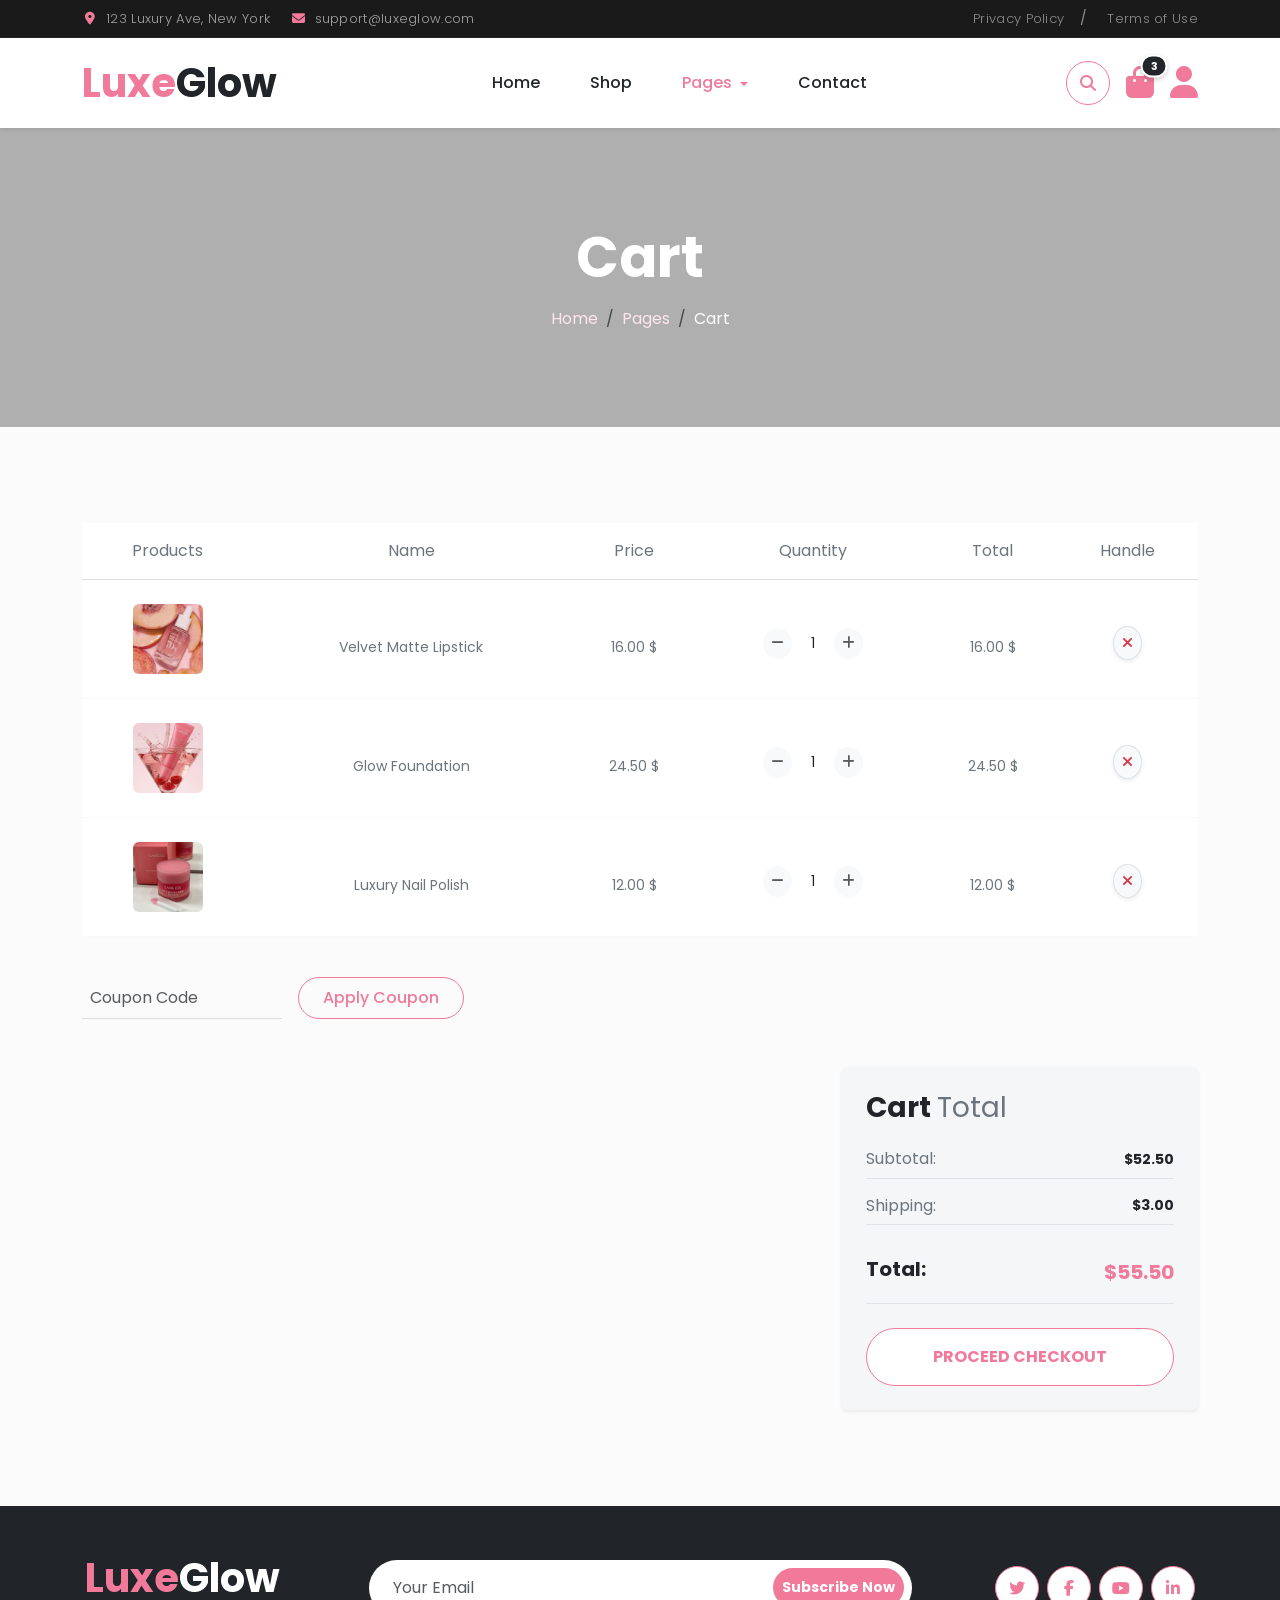
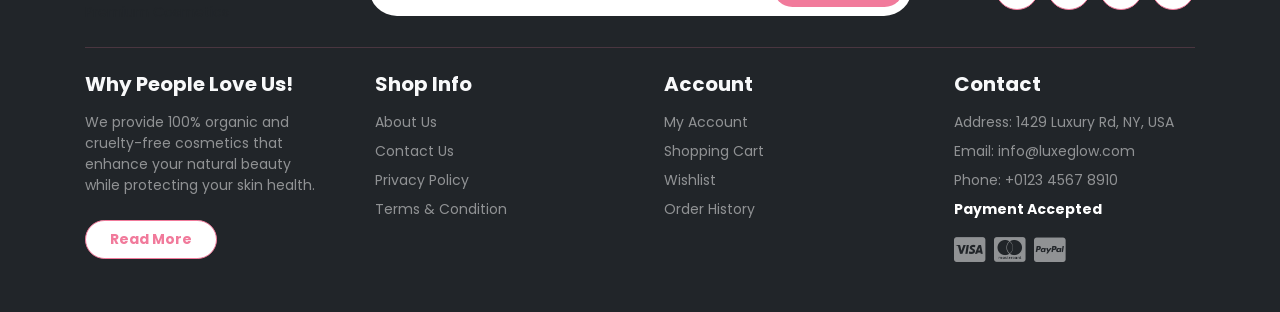
<file: cart.html>
<!DOCTYPE html>
<html lang="en" dir="ltr">

<head>
    <meta charset="UTF-8">
    <meta name="viewport" content="width=device-width, initial-scale=1.0">
    <title>Cart - LuxeGlow</title>

    <!-- Google Fonts -->
    <link href="https://fonts.googleapis.com/css2?family=Poppins:wght@300;400;500;600;700;800&display=swap"
        rel="stylesheet">

    <!-- Bootstrap 5.3.3 CSS -->
    <link rel="stylesheet" href="https://cdn.jsdelivr.net/npm/bootstrap@5.3.3/dist/css/bootstrap.min.css">

    <!-- Font Awesome 6.4.2 Icons -->
    <link rel="stylesheet" href="https://cdnjs.cloudflare.com/ajax/libs/font-awesome/6.4.2/css/all.min.css">

    <!-- Custom CSS -->
    <link rel="stylesheet" href="css/style.css">

    <!-- Favicon -->
    <link rel="icon" type="image/png" href="img/photo_2026-06-30_09-28-29-removebg-preview.png">
</head>


<body>

    <!-- Topbar  Start -->
    <div class="container-fluid topbar bg-dark d-none d-lg-block py-2">
        <div class="container">
            <div class="d-flex justify-content-between align-items-center">
                <div class="top-info text-white-50 small">
                    <span class="me-3"><i class="fas fa-map-marker-alt text-pink me-2"></i>123 Luxury Ave, New
                        York</span>
                    <span><i class="fas fa-envelope text-pink me-2"></i>support@luxeglow.com</span>
                </div>
                <div class="top-link text-white-50 small">
                    <a href="#" class="text-white-50 me-3 text-decoration-none">Privacy Policy</a>/
                    <a href="#" class="text-white-50 ms-3 text-decoration-none">Terms of Use</a>
                </div>
            </div>
        </div>
    </div>

    <!-- Navbar Start -->
    <div class="container-fluid sticky-top bg-white shadow-sm">
        <div class="container">
            <nav class="navbar navbar-expand-lg navbar-light py-3">
                <!-- لوگو - سمت چپ -->
                <a href="index.html" class="navbar-brand">
                    <h1 class="text-pink fw-bold m-0">Luxe<span class="text-dark">Glow</span></h1>
                </a>

                <button class="navbar-toggler" type="button" data-bs-toggle="collapse" data-bs-target="#navbarCollapse">
                    <span class="fa fa-bars"></span>
                </button>

                <div class="collapse navbar-collapse" id="navbarCollapse">

                    <ul class="navbar-nav mx-auto">
                        <li class="nav-item">
                            <a href="index.html" class="nav-link">Home</a>
                        </li>
                        <li class="nav-item">
                            <a href="shop.html" class="nav-link ">Shop</a>
                        </li>
                        <li class="nav-item dropdown">
                            <a href="#" class="nav-link dropdown-toggle active" data-bs-toggle="dropdown">Pages</a>
                            <div class="dropdown-menu m-0 border-0 shadow-sm">
                                <a href="cart.html" class="dropdown-item active">Cart</a>
                                <a href="checkout.html" class="dropdown-item">Checkout</a>
                                <a href="testimonial.html" class="dropdown-item">Testimonial</a>
                                <a href="404.html" class="dropdown-item">404 Page</a>
                            </div>
                        </li>
                        <li class="nav-item">
                            <a href="contact.html" class="nav-link">Contact</a>
                        </li>
                    </ul>


                    <div class="d-flex align-items-center">
                        <button class="btn btn-outline-pink btn-md-square rounded-circle me-3" data-bs-toggle="modal"
                            data-bs-target="#searchModal">
                            <i class="fas fa-search text-pink"></i>
                        </button>

                        <a href="cart.html" class="position-relative me-3 text-decoration-none">
                            <i class="fas fa-shopping-bag fa-2x text-pink"></i>
                            <span
                                class="position-absolute top-0 start-100 translate-middle badge rounded-pill bg-dark text-white"
                                style="font-size: 11px; border: 2px solid #fff;">
                                3
                            </span>
                        </a>


                        <a href="#" class="text-decoration-none">
                            <i class="fas fa-user fa-2x text-pink"></i>
                        </a>
                    </div>
                </div>
            </nav>
        </div>
    </div>
    <!-- Navbar End -->



    <!-- Page Header Start -->
    <div class="container-fluid page-header py-5 position-relative">
        <div class="container text-center py-5">
            <h1 class="text-white display-4 fw-bold mb-3">Cart</h1>
            <ol class="breadcrumb justify-content-center mb-0">
                <li class="breadcrumb-item"><a href="index.html" class="text-pink-light text-decoration-none">Home</a>
                </li>
                <li class="breadcrumb-item"><a href="#" class="text-pink-light text-decoration-none">Pages</a></li>
                <li class="breadcrumb-item text-white active" aria-current="page">Cart</li>
            </ol>
        </div>
    </div>
    <!-- Page Header End -->

    <!-- Cart Section Start -->
    <div class="container-fluid py-5">
        <div class="container py-5">


            <div class="table-responsive">
                <table class="table table-align-middle border-light text-center">
                    <thead class="bg-white text-muted border-bottom">
                        <tr>
                            <th scope="col" class="py-3 fw-normal text-secondary">Products</th>
                            <th scope="col" class="py-3 fw-normal text-secondary">Name</th>
                            <th scope="col" class="py-3 fw-normal text-secondary">Price</th>
                            <th scope="col" class="py-3 fw-normal text-secondary">Quantity</th>
                            <th scope="col" class="py-3 fw-normal text-secondary">Total</th>
                            <th scope="col" class="py-3 fw-normal text-secondary">Handle</th>
                        </tr>
                    </thead>
                    <tbody>

                        <tr class="border-bottom border-light">
                            <th scope="row" class="py-4">
                                <div class="d-flex align-items-center justify-content-center">
                                    <img src="img/photo_2026-06-29_18-53-35.jpg" class="img-fluid rounded"
                                        style="width: 70px; height: 70px; object-fit: cover;" alt="Lipstick">
                                </div>
                            </th>
                            <td class="py-4">
                                <p class="mb-0 text-secondary small mt-3">Velvet Matte Lipstick</p>
                            </td>
                            <td class="py-4">
                                <p class="mb-0 text-secondary small mt-3">16.00 $</p>
                            </td>
                            <td class="py-4">
                                <div class="input-group quantity mt-2 mx-auto" style="width: 100px;">
                                    <button class="btn btn-sm btn-minus rounded-circle bg-light border-0"><i
                                            class="fa fa-minus text-muted"></i></button>
                                    <input type="text"
                                        class="form-control form-control-sm text-center border-0 bg-transparent fw-normal text-dark"
                                        value="1">
                                    <button class="btn btn-sm btn-plus rounded-circle bg-light border-0"><i
                                            class="fa fa-plus text-muted"></i></button>
                                </div>
                            </td>
                            <td class="py-4">
                                <p class="mb-0 text-secondary small mt-3">16.00 $</p>
                            </td>
                            <td class="py-4">
                                <button
                                    class="btn btn-md rounded-circle bg-light border mt-2 text-danger shadow-sm px-2 py-1 btn-close-custom">
                                    <i class="fa fa-times small"></i>
                                </button>
                            </td>
                        </tr>

                        <tr class="border-bottom border-light">
                            <th scope="row" class="py-4">
                                <div class="d-flex align-items-center justify-content-center">
                                    <img src="img/photo_2026-06-29_18-49-52.jpg" class="img-fluid rounded"
                                        style="width: 70px; height: 70px; object-fit: cover;" alt="Foundation">
                                </div>
                            </th>
                            <td class="py-4">
                                <p class="mb-0 text-secondary small mt-3">Glow Foundation</p>
                            </td>
                            <td class="py-4">
                                <p class="mb-0 text-secondary small mt-3">24.50 $</p>
                            </td>
                            <td class="py-4">
                                <div class="input-group quantity mt-2 mx-auto" style="width: 100px;">
                                    <button class="btn btn-sm btn-minus rounded-circle bg-light border-0"><i
                                            class="fa fa-minus text-muted"></i></button>
                                    <input type="text"
                                        class="form-control form-control-sm text-center border-0 bg-transparent fw-normal text-dark"
                                        value="1">
                                    <button class="btn btn-sm btn-plus rounded-circle bg-light border-0"><i
                                            class="fa fa-plus text-muted"></i></button>
                                </div>
                            </td>
                            <td class="py-4">
                                <p class="mb-0 text-secondary small mt-3">24.50 $</p>
                            </td>
                            <td class="py-4">
                                <button
                                    class="btn btn-md rounded-circle bg-light border mt-2 text-danger shadow-sm px-2 py-1 btn-close-custom">
                                    <i class="fa fa-times small"></i>
                                </button>
                            </td>
                        </tr>

                        <tr class="border-bottom border-light">
                            <th scope="row" class="py-4">
                                <div class="d-flex align-items-center justify-content-center">
                                    <img src="img/photo_2026-06-29_18-54-02.jpg" class="img-fluid rounded"
                                        style="width: 70px; height: 70px; object-fit: cover;" alt="Nail Polish">
                                </div>
                            </th>
                            <td class="py-4">
                                <p class="mb-0 text-secondary small mt-3">Luxury Nail Polish</p>
                            </td>
                            <td class="py-4">
                                <p class="mb-0 text-secondary small mt-3">12.00 $</p>
                            </td>
                            <td class="py-4">
                                <div class="input-group quantity mt-2 mx-auto" style="width: 100px;">
                                    <button class="btn btn-sm btn-minus rounded-circle bg-light border-0"><i
                                            class="fa fa-minus text-muted"></i></button>
                                    <input type="text"
                                        class="form-control form-control-sm text-center border-0 bg-transparent fw-normal text-dark"
                                        value="1">
                                    <button class="btn btn-sm btn-plus rounded-circle bg-light border-0"><i
                                            class="fa fa-plus text-muted"></i></button>
                                </div>
                            </td>
                            <td class="py-4">
                                <p class="mb-0 text-secondary small mt-3">12.00 $</p>
                            </td>
                            <td class="py-4">
                                <button
                                    class="btn btn-md rounded-circle bg-light border mt-2 text-danger shadow-sm px-2 py-1 btn-close-custom">
                                    <i class="fa fa-times small"></i>
                                </button>
                            </td>
                        </tr>
                    </tbody>
                </table>
            </div>


            <div class="mt-4 d-flex flex-wrap justify-content-between align-items-center gap-3">

                <div class="d-flex align-items-center gap-3">
                    <input type="text"
                        class="form-control border-0 border-bottom py-2 ps-2 text-muted small bg-transparent custom-coupon-input"
                        placeholder="Coupon Code" style="width: 200px; border-radius: 0;">
                    <button class="btn btn-outline-pink px-4 py-2 rounded-pill fw-medium transition-3s btn-coupon-apply"
                        type="button">Apply Coupon</button>
                </div>
            </div>

            <!-- Cart Total -->
            <div class="row justify-content-end mt-5">
                <div class="col-12 col-md-6 col-lg-4">
                    <div class="bg-light rounded p-4 border-0 shadow-sm" style="background-color: #f4f6f8 !important;">
                        <h1 class="mb-4 fw-bold text-dark h3">Cart <span class="fw-normal text-secondary">Total</span>
                        </h1>
                        <div class="d-flex justify-content-between mb-3 border-bottom pb-2">
                            <h5 class="mb-0 me-4 text-secondary fs-6 fw-normal">Subtotal:</h5>
                            <p class="mb-0 text-dark fw-bold small">$52.50</p>
                        </div>
                        <div class="d-flex justify-content-between mb-4 pb-2 border-bottom align-items-center">
                            <h5 class="mb-0 me-4 text-secondary fs-6 fw-normal">Shipping:</h5>
                            <p class="mb-0 text-dark fw-bold small">$3.00</p>
                        </div>
                        <div class="d-flex justify-content-between mb-4 pt-2 border-bottom pb-3">
                            <h5 class="mb-0 me-4 text-dark fw-bold fs-5">Total:</h5>
                            <p class="mb-0 text-pink fw-bold fs-5">$55.50</p>
                        </div>
                        <a href="checkout.html"
                            class="btn btn-outline-pink bg-white text-dark py-3 px-4 w-100 rounded-pill fw-bold text-uppercase transition-3s tracking-wider small border-2">
                            Proceed Checkout
                        </a>
                    </div>
                </div>
            </div>

        </div>
    </div>
    <!-- Cart Section End -->

    <!-- footer start-->
    <div class="container-fluid bg-dark text-white-50 footer" style="margin:0; padding:0;">
        <div class="container py-5"> <!-- ✅ این container هست نه container-fluid -->
            <div class="pb-4 mb-4" style="border-bottom: 1px solid rgba(241, 122, 155, 0.2);">
                <div class="row g-4 align-items-center">
                    <div class="col-lg-3">
                        <a href="index.html" class="text-decoration-none">
                            <h1 class="text-pink fw-bold mb-0">Luxe<span class="text-white">Glow</span></h1>
                            <p class="text-muted small mb-0">Premium Cosmetics</p>
                        </a>
                    </div>
                    <div class="col-lg-6">
                        <div class="position-relative mx-auto">
                            <input class="form-control border-0 w-100 py-3 ps-4 pe-5 rounded-pill" type="email"
                                placeholder="Your Email">
                            <button type="button"
                                class="btn bg-pink text-white position-absolute top-0 end-0 py-2 mt-2 me-2 rounded-pill fw-bold btn-sm">Subscribe
                                Now</button>
                        </div>
                    </div>
                    <div class="col-lg-3 text-lg-end">
                        <div class="d-flex justify-content-lg-end justify-content-center">
                            <a class="btn btn-outline-pink btn-md-square rounded-circle me-2" href=""><i
                                    class="fab fa-twitter"></i></a>
                            <a class="btn btn-outline-pink btn-md-square rounded-circle me-2" href=""><i
                                    class="fab fa-facebook-f"></i></a>
                            <a class="btn btn-outline-pink btn-md-square rounded-circle me-2" href=""><i
                                    class="fab fa-youtube"></i></a>
                            <a class="btn btn-outline-pink btn-md-square rounded-circle" href=""><i
                                    class="fab fa-linkedin-in"></i></a>
                        </div>
                    </div>
                </div>
            </div>

            <div class="row g-5">
                <div class="col-lg-3 col-md-6">
                    <div class="footer-item">
                        <h4 class="text-light mb-3 fw-bold fs-5">Why People Love Us!</h4>
                        <p class="mb-4 small">We provide 100% organic and cruelty-free cosmetics that enhance your
                            natural beauty while protecting your skin health.</p>
                        <a href="#" class="btn btn-outline-pink rounded-pill px-4 py-2 fw-bold btn-sm">Read More</a>
                    </div>
                </div>
                <div class="col-lg-3 col-md-6">
                    <div class="d-flex flex-column text-start footer-item">
                        <h4 class="text-light mb-3 fw-bold fs-5">Shop Info</h4>
                        <a class="btn-link text-white-50 text-decoration-none mb-2 small" href="">About Us</a>
                        <a class="btn-link text-white-50 text-decoration-none mb-2 small" href="">Contact Us</a>
                        <a class="btn-link text-white-50 text-decoration-none mb-2 small" href="">Privacy Policy</a>
                        <a class="btn-link text-white-50 text-decoration-none mb-2 small" href="">Terms & Condition</a>
                    </div>
                </div>
                <div class="col-lg-3 col-md-6">
                    <div class="d-flex flex-column text-start footer-item">
                        <h4 class="text-light mb-3 fw-bold fs-5">Account</h4>
                        <a class="btn-link text-white-50 text-decoration-none mb-2 small" href="">My Account</a>
                        <a class="btn-link text-white-50 text-decoration-none mb-2 small" href="">Shopping Cart</a>
                        <a class="btn-link text-white-50 text-decoration-none mb-2 small" href="">Wishlist</a>
                        <a class="btn-link text-white-50 text-decoration-none mb-2 small" href="">Order History</a>
                    </div>
                </div>
                <div class="col-lg-3 col-md-6">
                    <div class="footer-item text-start">
                        <h4 class="text-light mb-3 fw-bold fs-5">Contact</h4>
                        <p class="mb-2 small">Address: 1429 Luxury Rd, NY, USA</p>
                        <p class="mb-2 small">Email: info@luxeglow.com</p>
                        <p class="mb-2 small">Phone: +0123 4567 8910</p>
                        <p class="mb-3 small fw-bold text-white">Payment Accepted</p>
                        <div class="d-flex text-white-50 fs-3">
                            <i class="fab fa-cc-visa me-2"></i>
                            <i class="fab fa-cc-mastercard me-2"></i>
                            <i class="fab fa-cc-paypal"></i>
                        </div>
                    </div>
                </div>
            </div>
        </div>
    </div>
    <!-- Footer End -->


    <!-- Core Scripts -->
    <script src="https://code.jquery.com/jquery-3.6.4.min.js"></script>
    <script src="https://cdn.jsdelivr.net/npm/bootstrap@5.3.3/dist/js/bootstrap.bundle.min.js"></script>

    <script>
        $(document).ready(function () {
            $('.btn-plus').click(function () {
                var $input = $(this).parent().find('input');
                $input.val(parseInt($input.val()) + 1);
            });
            $('.btn-minus').click(function () {
                var $input = $(this).parent().find('input');
                var count = parseInt($input.val()) - 1;
                count = count < 1 ? 1 : count;
                $input.val(count);
            });
        });
    </script>
</body>

</html>
</file>
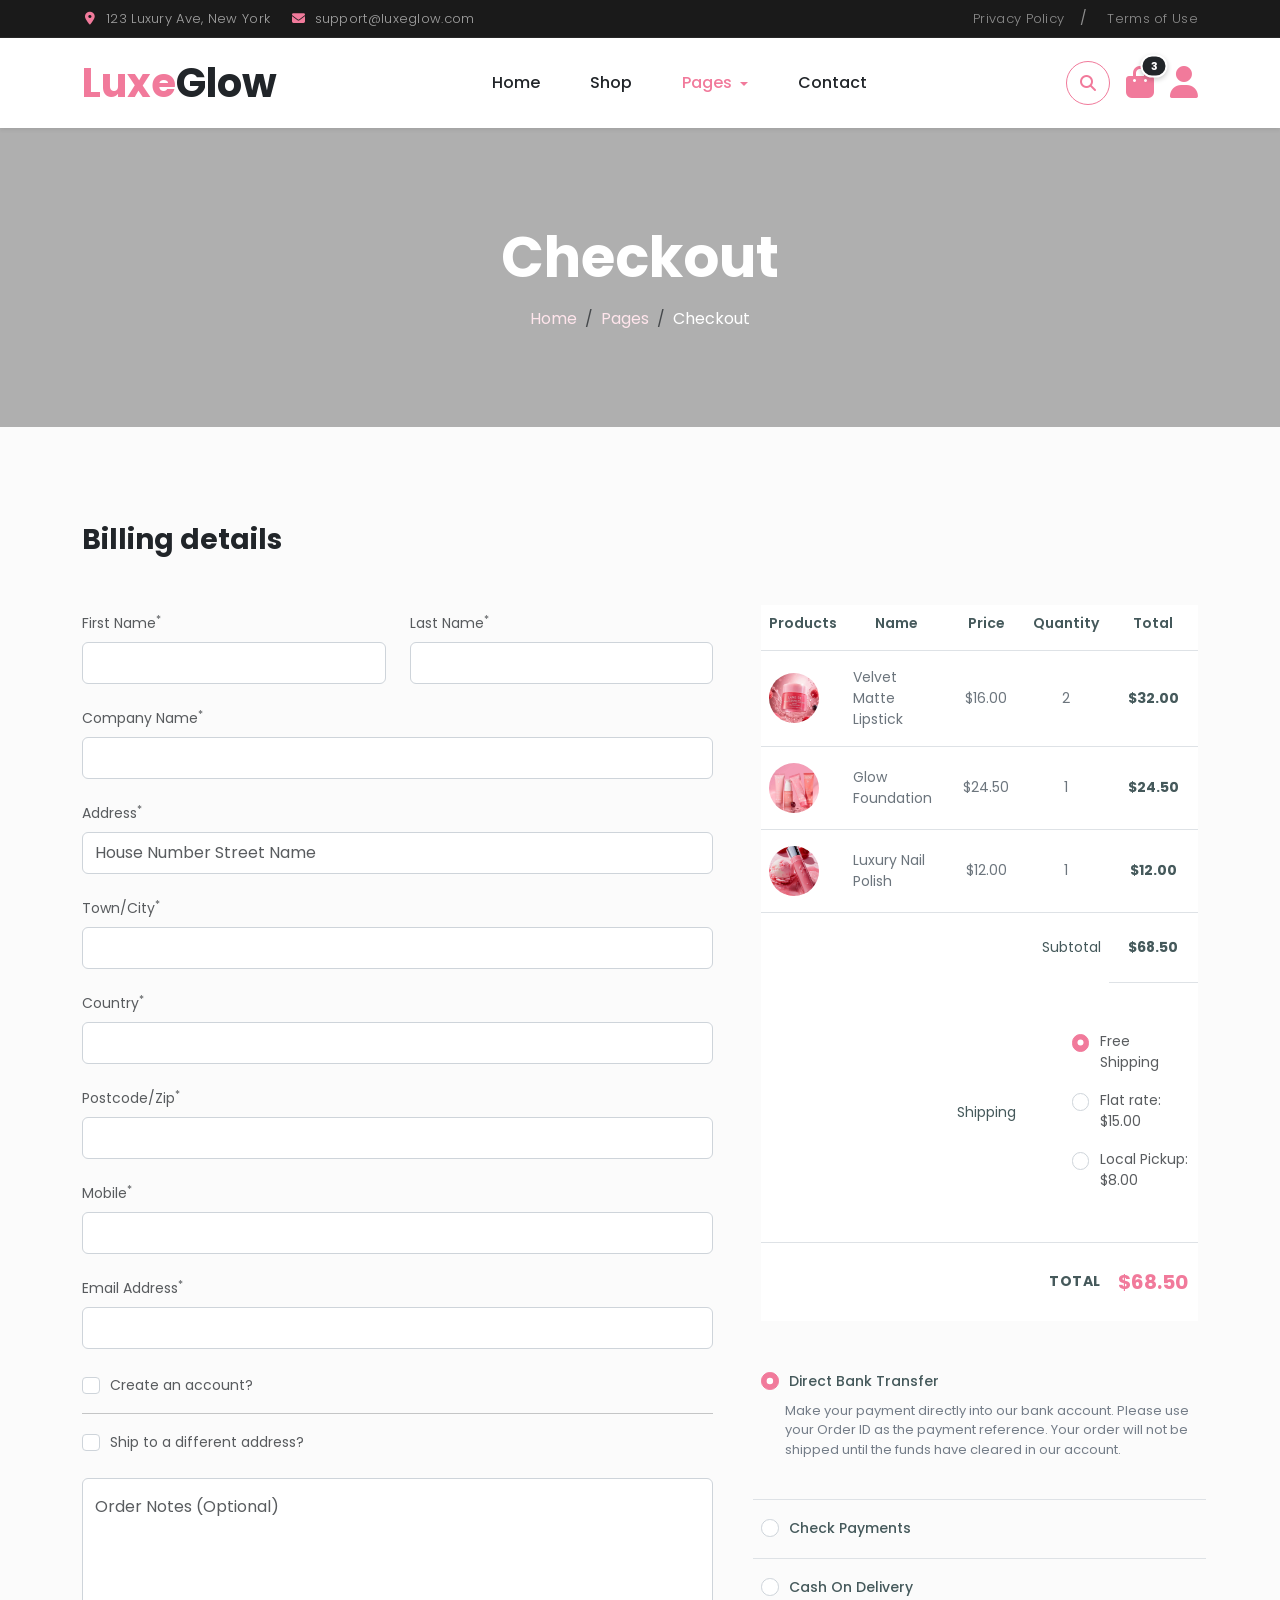
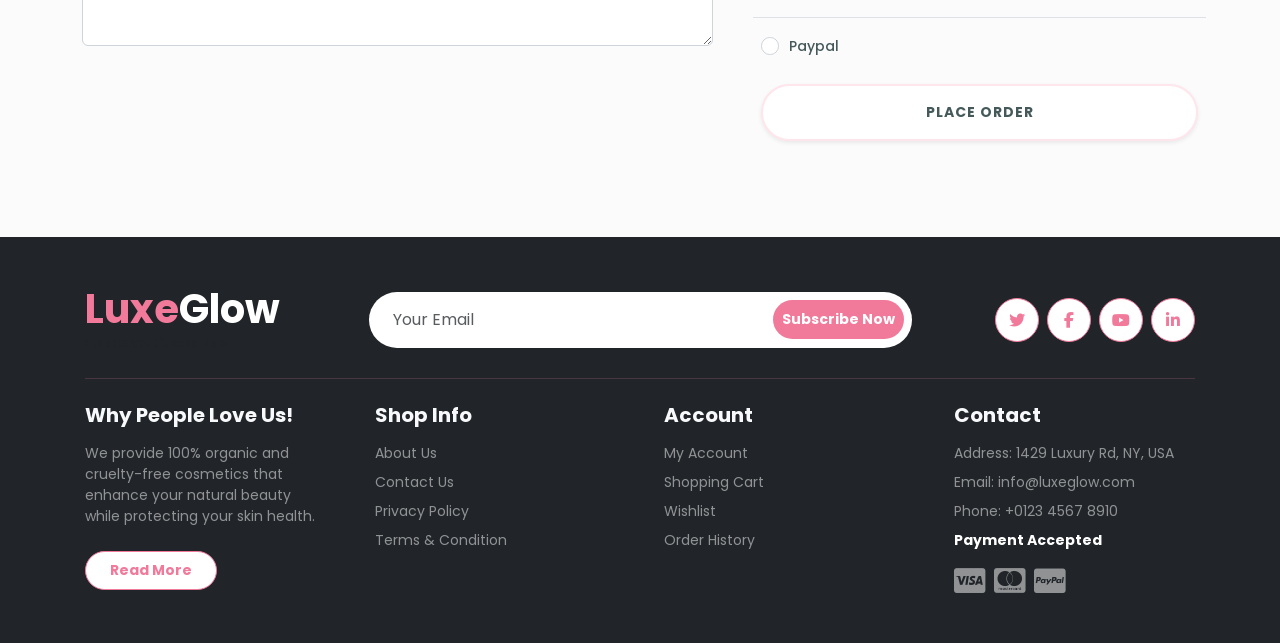
<file: checkout.html>
<!DOCTYPE html>
<html lang="en" dir="ltr">

<head>
    <meta charset="UTF-8">
    <meta name="viewport" content="width=device-width, initial-scale=1.0">
    <title>Checkout - LuxeGlow</title>

    <link href="https://fonts.googleapis.com/css2?family=Poppins:wght@300;400;500;600;700&display=swap"
        rel="stylesheet">

    <link rel="stylesheet" href="https://cdn.jsdelivr.net/npm/bootstrap@5.3.3/dist/css/bootstrap.min.css">

    <link rel="stylesheet" href="https://cdnjs.cloudflare.com/ajax/libs/font-awesome/6.4.2/css/all.min.css">
    <link rel="stylesheet" href="css/style.css">
    <!-- Favicon -->
    <link rel="icon" type="image/png" href="img/photo_2026-06-30_09-28-29-removebg-preview.png">

</head>

<body>

    <div class="container-fluid topbar bg-dark d-none d-lg-block py-2">
        <div class="container">
            <div class="d-flex justify-content-between align-items-center">
                <div class="top-info text-white-50 small">
                    <span class="me-3"><i class="fas fa-map-marker-alt text-pink me-2"></i>123 Luxury Ave, New
                        York</span>
                    <span><i class="fas fa-envelope text-pink me-2"></i>support@luxeglow.com</span>
                </div>
                <div class="top-link text-white-50 small">
                    <a href="#" class="text-white-50 me-3 text-decoration-none">Privacy Policy</a>/
                    <a href="#" class="text-white-50 ms-3 text-decoration-none">Terms of Use</a>
                </div>
            </div>
        </div>
    </div>



    <!-- Navbar Start -->
    <div class="container-fluid sticky-top bg-white shadow-sm">
        <div class="container">
            <nav class="navbar navbar-expand-lg navbar-light py-3">
                <!-- لوگو - سمت چپ -->
                <a href="index.html" class="navbar-brand">
                    <h1 class="text-pink fw-bold m-0">Luxe<span class="text-dark">Glow</span></h1>
                </a>

                <button class="navbar-toggler" type="button" data-bs-toggle="collapse" data-bs-target="#navbarCollapse">
                    <span class="fa fa-bars"></span>
                </button>

                <div class="collapse navbar-collapse" id="navbarCollapse">

                    <ul class="navbar-nav mx-auto">
                        <li class="nav-item">
                            <a href="index.html" class="nav-link">Home</a>
                        </li>
                        <li class="nav-item">
                            <a href="shop.html" class="nav-link ">Shop</a>
                        </li>
                        <li class="nav-item dropdown">
                            <a href="#" class="nav-link dropdown-toggle active" data-bs-toggle="dropdown">Pages</a>
                            <div class="dropdown-menu m-0 border-0 shadow-sm">
                                <a href="cart.html" class="dropdown-item">Cart</a>
                                <a href="checkout.html" class="dropdown-item active">Checkout</a>
                                <a href="testimonial.html" class="dropdown-item">Testimonial</a>
                                <a href="404.html" class="dropdown-item">404 Page</a>
                            </div>
                        </li>
                        <li class="nav-item">
                            <a href="contact.html" class="nav-link">Contact</a>
                        </li>
                    </ul>


                    <div class="d-flex align-items-center">

                        <button class="btn btn-outline-pink btn-md-square rounded-circle me-3" data-bs-toggle="modal"
                            data-bs-target="#searchModal">
                            <i class="fas fa-search text-pink"></i>
                        </button>


                        <a href="cart.html" class="position-relative me-3 text-decoration-none">
                            <i class="fas fa-shopping-bag fa-2x text-pink"></i>
                            <span
                                class="position-absolute top-0 start-100 translate-middle badge rounded-pill bg-dark text-white"
                                style="font-size: 11px; border: 2px solid #fff;">
                                3
                            </span>
                        </a>


                        <a href="#" class="text-decoration-none">
                            <i class="fas fa-user fa-2x text-pink"></i>
                        </a>
                    </div>
                </div>
            </nav>
        </div>
    </div>
    <!-- Navbar End -->


    <div class="container-fluid page-header py-5 position-relative"
        style="background: linear-gradient(rgba(0, 0, 0, 0.3), rgba(0, 0, 0, 0.3)), url('https://images.unsplash.com/photo-1596462502278-27bfdc403348?auto=format&fit=crop&w=1200&q=80'); background-size: cover; background-position: center;">
        <div class="container text-center py-5">
            <h1 class="text-white display-4 fw-bold mb-3">Checkout</h1>
            <ol class="breadcrumb justify-content-center mb-0">
                <li class="breadcrumb-item"><a href="index.html" class="text-pink-light text-decoration-none">Home</a>
                </li>
                <li class="breadcrumb-item"><a href="#" class="text-pink-light text-decoration-none">Pages</a></li>
                <li class="breadcrumb-item text-white active" aria-current="page">Checkout</li>
            </ol>
        </div>
    </div>
    <div class="container-fluid py-5">
        <div class="container py-5">
            <h1 class="mb-5 fw-bold text-dark display-6 fs-3">Billing details</h1>
            <form action="" method="POST">
                <div class="row g-5">

                    <div class="col-md-12 col-lg-6 col-xl-7">
                        <div class="row">
                            <div class="col-md-12 col-lg-6">
                                <div class="form-item w-100 mb-3">
                                    <label class="form-label my-2 text-muted small">First Name<sup>*</sup></label>
                                    <input type="text" class="form-control py-2 border-light-custom">
                                </div>
                            </div>
                            <div class="col-md-12 col-lg-6">
                                <div class="form-item w-100 mb-3">
                                    <label class="form-label my-2 text-muted small">Last Name<sup>*</sup></label>
                                    <input type="text" class="form-control py-2 border-light-custom">
                                </div>
                            </div>
                        </div>
                        <div class="form-item mb-3">
                            <label class="form-label my-2 text-muted small">Company Name<sup>*</sup></label>
                            <input type="text" class="form-control py-2 border-light-custom">
                        </div>
                        <div class="form-item mb-3">
                            <label class="form-label my-2 text-muted small">Address<sup>*</sup></label>
                            <input type="text" class="form-control py-2 border-light-custom mb-2"
                                placeholder="House Number Street Name">
                        </div>
                        <div class="form-item mb-3">
                            <label class="form-label my-2 text-muted small">Town/City<sup>*</sup></label>
                            <input type="text" class="form-control py-2 border-light-custom">
                        </div>
                        <div class="form-item mb-3">
                            <label class="form-label my-2 text-muted small">Country<sup>*</sup></label>
                            <input type="text" class="form-control py-2 border-light-custom">
                        </div>
                        <div class="form-item mb-3">
                            <label class="form-label my-2 text-muted small">Postcode/Zip<sup>*</sup></label>
                            <input type="text" class="form-control py-2 border-light-custom">
                        </div>
                        <div class="form-item mb-3">
                            <label class="form-label my-2 text-muted small">Mobile<sup>*</sup></label>
                            <input type="tel" class="form-control py-2 border-light-custom">
                        </div>
                        <div class="form-item mb-4">
                            <label class="form-label my-2 text-muted small">Email Address<sup>*</sup></label>
                            <input type="email" class="form-control py-2 border-light-custom">
                        </div>

                        <div class="form-check my-3">
                            <input type="checkbox" class="form-check-input style-page-checkbox" id="Account-1">
                            <label class="form-check-label text-muted small ms-1" for="Account-1">Create an
                                account?</label>
                        </div>
                        <hr class="border-lightmy-4">
                        <div class="form-check my-3">
                            <input type="checkbox" class="form-check-input style-page-checkbox" id="Address-1">
                            <label class="form-check-label text-muted small ms-1" for="Address-1">Ship to a different
                                address?</label>
                        </div>

                        <div class="form-item mt-4">
                            <textarea class="form-control border-light-custom pt-3" rows="6"
                                placeholder="Order Notes (Optional)"></textarea>
                        </div>
                    </div>

                    <div class="col-md-12 col-lg-6 col-xl-5">
                        <div class="table-responsive">
                            <table class="table text-center align-middle border-0 table-align-middle">
                                <thead>
                                    <tr class="small" style="border-bottom: 1px solid #dee2e6;">
                                        <th scope="col" class="text-start pb-3 table-custom-color"
                                            style="font-weight: 600;">Products</th>
                                        <th scope="col" class="pb-3 table-custom-color" style="font-weight: 600;">Name
                                        </th>
                                        <th scope="col" class="pb-3 table-custom-color" style="font-weight: 600;">Price
                                        </th>
                                        <th scope="col" class="pb-3 table-custom-color" style="font-weight: 600;">
                                            Quantity</th>
                                        <th scope="col" class="pb-3 table-custom-color" style="font-weight: 600;">Total
                                        </th>
                                    </tr>
                                </thead>
                                <tbody>
                                    <tr style="border-bottom: 1px solid #dee2e6;">
                                        <th scope="row" class="py-3 text-start border-0">
                                            <img src="img/photo_2026-06-29_18-53-47.jpg"
                                                class="img-fluid rounded-circle"
                                                style="width: 50px; height: 50px; object-fit: cover;" alt="Lipstick">
                                        </th>
                                        <td class="py-3 text-secondary small text-start border-0">Velvet Matte Lipstick
                                        </td>
                                        <td class="py-3 text-secondary small border-0">$16.00</td>
                                        <td class="py-3 text-secondary small border-0">2</td>
                                        <td class="py-3 fw-bold border-0 table-custom-color small">$32.00</td>
                                    </tr>
                                    <tr style="border-bottom: 1px solid #dee2e6;">
                                        <th scope="row" class="py-3 text-start border-0">
                                            <img src="img/photo_2026-06-29_18-53-44.jpg"
                                                class="img-fluid rounded-circle"
                                                style="width: 50px; height: 50px; object-fit: cover;" alt="Foundation">
                                        </th>
                                        <td class="py-3 text-secondary small text-start border-0">Glow Foundation</td>
                                        <td class="py-3 text-secondary small border-0">$24.50</td>
                                        <td class="py-3 text-secondary small border-0">1</td>
                                        <td class="py-3 fw-bold border-0 table-custom-color small">$24.50</td>
                                    </tr>
                                    <tr style="border-bottom: 1px solid #dee2e6;">
                                        <th scope="row" class="py-3 text-start border-0">
                                            <img src="img/photo_2026-06-29_18-53-40.jpg"
                                                class="img-fluid rounded-circle"
                                                style="width: 50px; height: 50px; object-fit: cover;" alt="Nail Polish">
                                        </th>
                                        <td class="py-3 text-secondary small text-start border-0">Luxury Nail Polish
                                        </td>
                                        <td class="py-3 text-secondary small border-0">$12.00</td>
                                        <td class="py-3 text-secondary small border-0">1</td>
                                        <td class="py-3 fw-bold border-0 table-custom-color small">$12.00</td>
                                    </tr>

                                    <tr class="border-0">
                                        <td class="py-4 border-0"></td>
                                        <td class="py-4 border-0"></td>
                                        <td class="py-4 border-0"></td>
                                        <td class="py-4 border-0 text-end">
                                            <p class="mb-0 table-custom-color fw-normal small">Subtotal</p>
                                        </td>
                                        <td class="py-4 border-0" style="border-bottom: 1px solid #dee2e6 !important;">
                                            <p class="mb-0 table-custom-color fw-bold small">$68.50</p>
                                        </td>
                                    </tr>

                                    <tr style="border-bottom: 1px solid #dee2e6;">
                                        <td class="py-5 border-0"></td>
                                        <td class="py-5 border-0"></td>
                                        <td class="py-5 border-0 text-start" valign="top">
                                            <p class="mb-0 table-custom-color fw-normal small">Shipping</p>
                                        </td>
                                        <td colspan="2" class="py-5 text-start border-0"
                                            style="padding-left: 3rem !important;">
                                            <div class="form-check mb-3">
                                                <input type="radio" class="form-check-input style-page-radio"
                                                    name="shipping_method" id="shipping-1" checked>
                                                <label class="form-check-label text-muted small ms-1"
                                                    for="shipping-1">Free Shipping</label>
                                            </div>
                                            <div class="form-check mb-3">
                                                <input type="radio" class="form-check-input style-page-radio"
                                                    name="shipping_method" id="shipping-2">
                                                <label class="form-check-label text-muted small ms-1"
                                                    for="shipping-2">Flat rate: $15.00</label>
                                            </div>
                                            <div class="form-check">
                                                <input type="radio" class="form-check-input style-page-radio"
                                                    name="shipping_method" id="shipping-3">
                                                <label class="form-check-label text-muted small ms-1"
                                                    for="shipping-3">Local Pickup: $8.00</label>
                                            </div>
                                        </td>
                                    </tr>

                                    <tr class="border-0">
                                        <td class="py-4 border-0"></td>
                                        <td class="py-4 border-0"></td>
                                        <td class="py-4 border-0"></td>
                                        <td class="py-4 border-0 text-end">
                                            <p class="mb-0 table-custom-color fw-bold small"
                                                style="letter-spacing: 0.5px;">TOTAL</p>
                                        </td>
                                        <td class="py-4 border-0">
                                            <p class="mb-0 fw-bold fs-5 text-pink">$68.50</p>
                                        </td>
                                    </tr>
                                </tbody>
                            </table>
                        </div>

                        <div class="payment-methods mt-4 pt-2">
                            <div class="row g-3 text-start">
                                <div class="col-12 mb-2">
                                    <div class="form-check text-start">
                                        <input type="radio" class="form-check-input style-page-radio"
                                            name="payment_method" id="payment-1" checked>
                                        <label class="form-check-label fw-medium small ms-1 table-custom-color"
                                            for="payment-1">Direct Bank Transfer</label>
                                    </div>
                                    <p class="text-muted small mt-2 lh-base ps-4"
                                        style="font-size: 13px; color: #747d88 !important;">
                                        Make your payment directly into our bank account. Please use your Order ID as
                                        the payment reference. Your order will not be shipped until the funds have
                                        cleared in our account.
                                    </p>
                                </div>
                                <div class="col-12 border-top pt-3">
                                    <div class="form-check text-start">
                                        <input type="radio" class="form-check-input style-page-radio"
                                            name="payment_method" id="payment-2">
                                        <label class="form-check-label fw-medium small ms-1 table-custom-color"
                                            for="payment-2">Check Payments</label>
                                    </div>
                                </div>
                                <div class="col-12 border-top pt-3">
                                    <div class="form-check text-start">
                                        <input type="radio" class="form-check-input style-page-radio"
                                            name="payment_method" id="payment-3">
                                        <label class="form-check-label fw-medium small ms-1 table-custom-color"
                                            for="payment-3">Cash On Delivery</label>
                                    </div>
                                </div>
                                <div class="col-12 border-top pt-3 mb-4">
                                    <div class="form-check text-start">
                                        <input type="radio" class="form-check-input style-page-radio"
                                            name="payment_method" id="payment-4">
                                        <label class="form-check-label fw-medium small ms-1 table-custom-color"
                                            for="payment-4">Paypal</label>
                                    </div>
                                </div>
                            </div>
                        </div>

                        <button type="submit"
                            class="btn btn-checkout-final w-100 text-uppercase transition-3s shadow-sm">
                            Place Order
                        </button>
                    </div>

                </div>
            </form>
        </div>
    </div>



    <!--footer start-->
    <div class="container-fluid bg-dark text-white-50 footer" style="margin:0; padding:0;">
        <div class="container py-5"> <!-- ✅ این container هست نه container-fluid -->
            <div class="pb-4 mb-4" style="border-bottom: 1px solid rgba(241, 122, 155, 0.2);">
                <div class="row g-4 align-items-center">
                    <div class="col-lg-3">
                        <a href="index.html" class="text-decoration-none">
                            <h1 class="text-pink fw-bold mb-0">Luxe<span class="text-white">Glow</span></h1>
                            <p class="text-muted small mb-0">Premium Cosmetics</p>
                        </a>
                    </div>
                    <div class="col-lg-6">
                        <div class="position-relative mx-auto">
                            <input class="form-control border-0 w-100 py-3 ps-4 pe-5 rounded-pill" type="email"
                                placeholder="Your Email">
                            <button type="button"
                                class="btn bg-pink text-white position-absolute top-0 end-0 py-2 mt-2 me-2 rounded-pill fw-bold btn-sm">Subscribe
                                Now</button>
                        </div>
                    </div>
                    <div class="col-lg-3 text-lg-end">
                        <div class="d-flex justify-content-lg-end justify-content-center">
                            <a class="btn btn-outline-pink btn-md-square rounded-circle me-2" href=""><i
                                    class="fab fa-twitter"></i></a>
                            <a class="btn btn-outline-pink btn-md-square rounded-circle me-2" href=""><i
                                    class="fab fa-facebook-f"></i></a>
                            <a class="btn btn-outline-pink btn-md-square rounded-circle me-2" href=""><i
                                    class="fab fa-youtube"></i></a>
                            <a class="btn btn-outline-pink btn-md-square rounded-circle" href=""><i
                                    class="fab fa-linkedin-in"></i></a>
                        </div>
                    </div>
                </div>
            </div>

            <div class="row g-5">
                <div class="col-lg-3 col-md-6">
                    <div class="footer-item">
                        <h4 class="text-light mb-3 fw-bold fs-5">Why People Love Us!</h4>
                        <p class="mb-4 small">We provide 100% organic and cruelty-free cosmetics that enhance your
                            natural beauty while protecting your skin health.</p>
                        <a href="#" class="btn btn-outline-pink rounded-pill px-4 py-2 fw-bold btn-sm">Read More</a>
                    </div>
                </div>
                <div class="col-lg-3 col-md-6">
                    <div class="d-flex flex-column text-start footer-item">
                        <h4 class="text-light mb-3 fw-bold fs-5">Shop Info</h4>
                        <a class="btn-link text-white-50 text-decoration-none mb-2 small" href="">About Us</a>
                        <a class="btn-link text-white-50 text-decoration-none mb-2 small" href="">Contact Us</a>
                        <a class="btn-link text-white-50 text-decoration-none mb-2 small" href="">Privacy Policy</a>
                        <a class="btn-link text-white-50 text-decoration-none mb-2 small" href="">Terms & Condition</a>
                    </div>
                </div>
                <div class="col-lg-3 col-md-6">
                    <div class="d-flex flex-column text-start footer-item">
                        <h4 class="text-light mb-3 fw-bold fs-5">Account</h4>
                        <a class="btn-link text-white-50 text-decoration-none mb-2 small" href="">My Account</a>
                        <a class="btn-link text-white-50 text-decoration-none mb-2 small" href="">Shopping Cart</a>
                        <a class="btn-link text-white-50 text-decoration-none mb-2 small" href="">Wishlist</a>
                        <a class="btn-link text-white-50 text-decoration-none mb-2 small" href="">Order History</a>
                    </div>
                </div>
                <div class="col-lg-3 col-md-6">
                    <div class="footer-item text-start">
                        <h4 class="text-light mb-3 fw-bold fs-5">Contact</h4>
                        <p class="mb-2 small">Address: 1429 Luxury Rd, NY, USA</p>
                        <p class="mb-2 small">Email: info@luxeglow.com</p>
                        <p class="mb-2 small">Phone: +0123 4567 8910</p>
                        <p class="mb-3 small fw-bold text-white">Payment Accepted</p>
                        <div class="d-flex text-white-50 fs-3">
                            <i class="fab fa-cc-visa me-2"></i>
                            <i class="fab fa-cc-mastercard me-2"></i>
                            <i class="fab fa-cc-paypal"></i>
                        </div>
                    </div>
                </div>
            </div>
        </div>
    </div>
    <!-- Footer End -->


    <script src="https://code.jquery.com/jquery-3.6.4.min.js"></script>
    <script src="https://cdn.jsdelivr.net/npm/bootstrap@5.3.3/dist/js/bootstrap.bundle.min.js"></script>
</body>

</html>
</file>
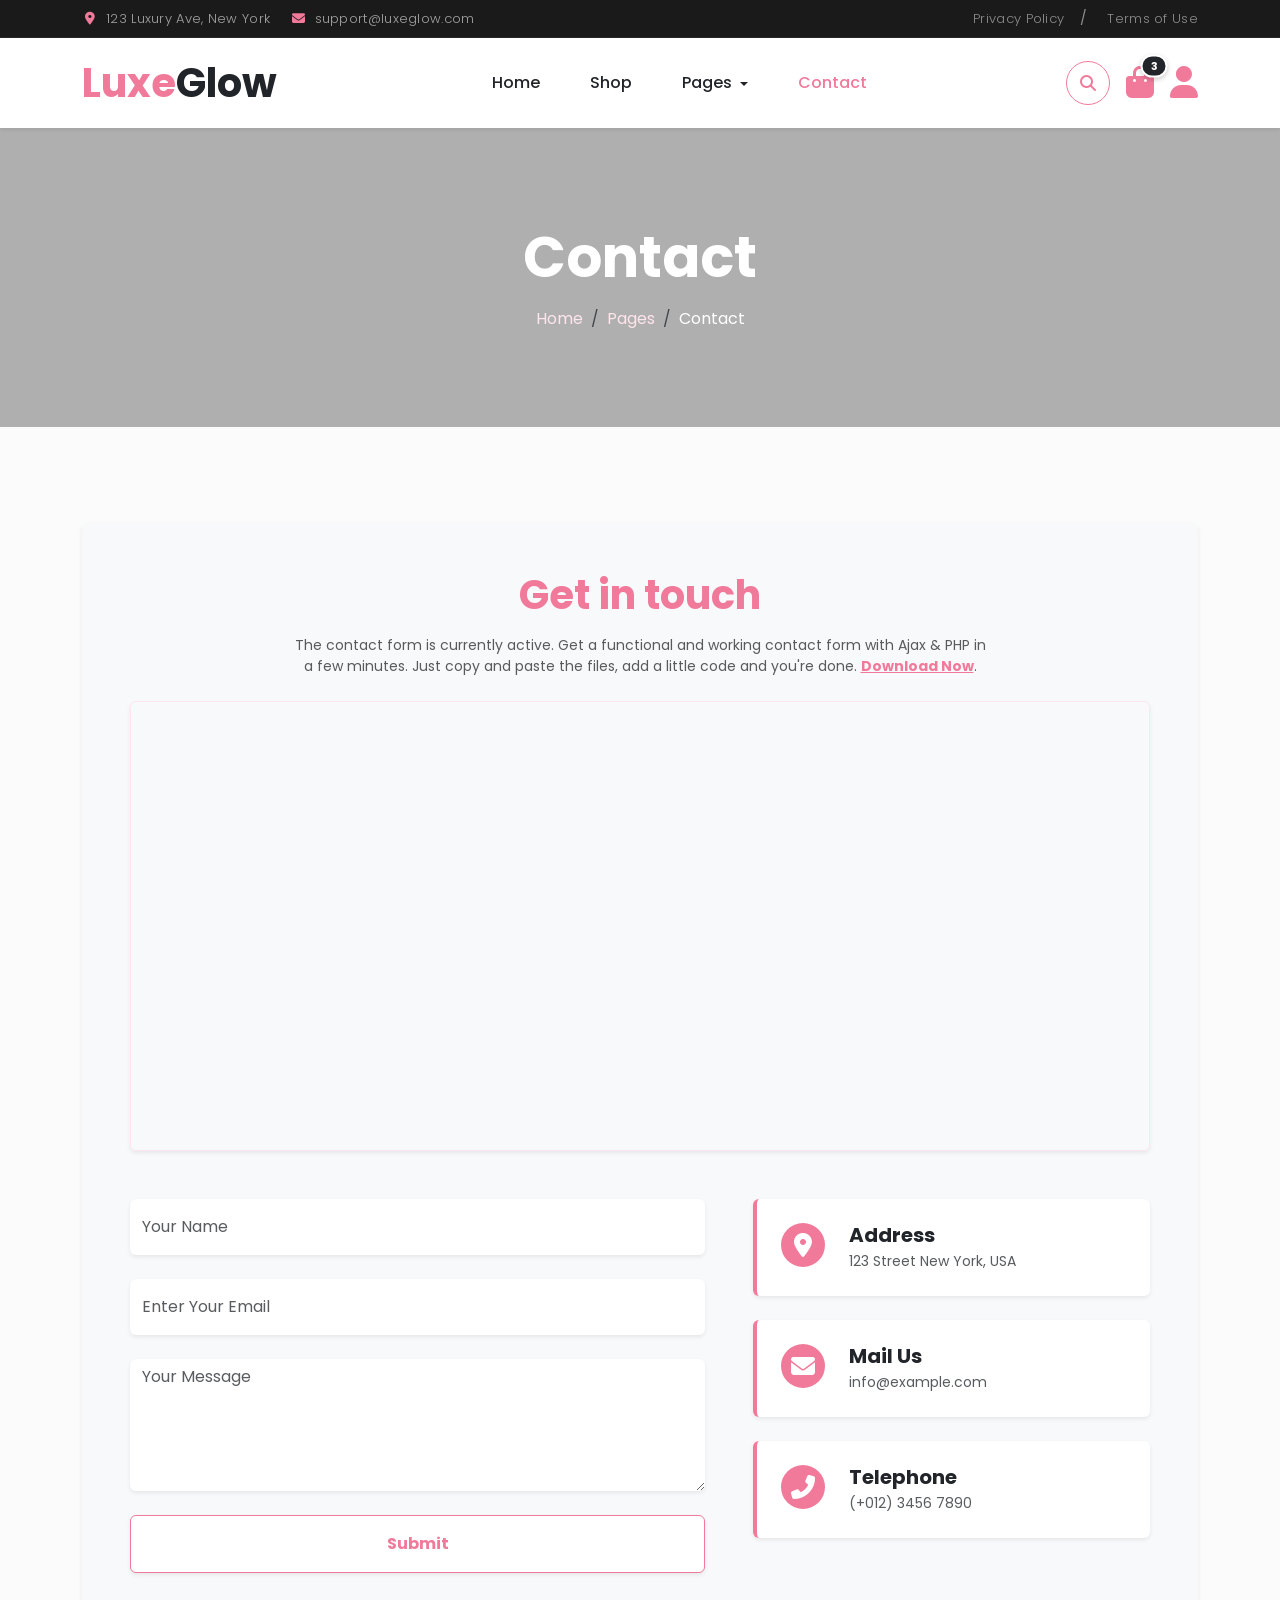
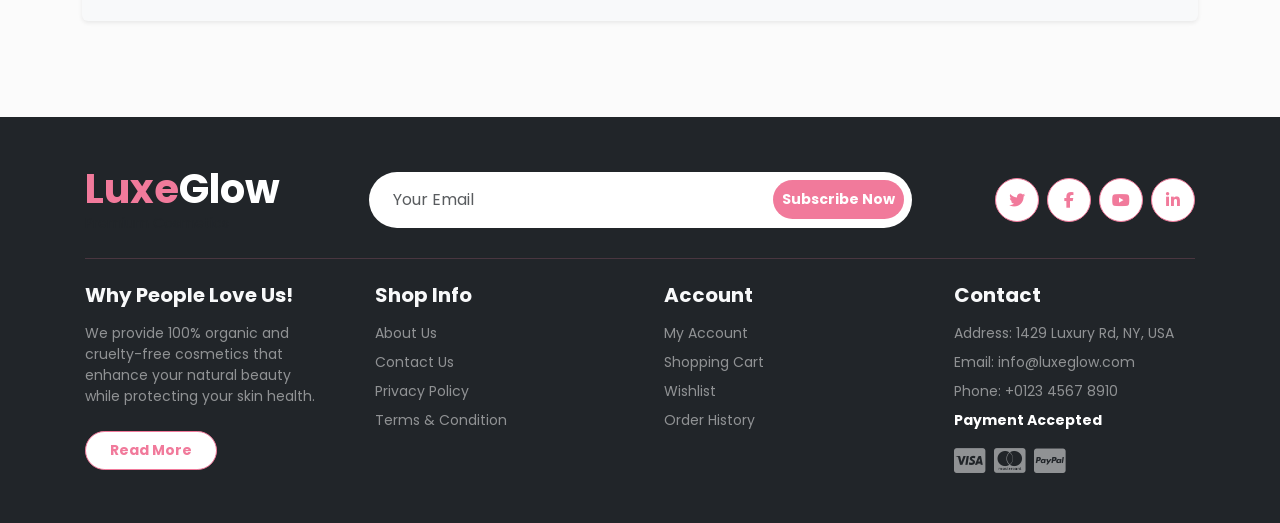
<file: contact.html>
<!DOCTYPE html>
<html lang="en" dir="ltr">

<head>
    <meta charset="UTF-8">
    <meta name="viewport" content="width=device-width, initial-scale=1.0">
    <title>Contact Us - LuxeGlow</title>

    <!-- Google Fonts -->
    <link href="https://fonts.googleapis.com/css2?family=Poppins:wght@300;400;500;600;700;800&display=swap"
        rel="stylesheet">

    <!-- Bootstrap 5.3.3 CSS -->
    <link rel="stylesheet" href="https://cdn.jsdelivr.net/npm/bootstrap@5.3.3/dist/css/bootstrap.min.css">

    <!-- Font Awesome 6.4.2 Icons -->
    <link rel="stylesheet" href="https://cdnjs.cloudflare.com/ajax/libs/font-awesome/6.4.2/css/all.min.css">

    <!-- Custom CSS -->
    <link rel="stylesheet" href="css/style.css">

        <!-- Favicon -->
<link rel="icon" type="image/png" href="img/photo_2026-06-30_09-28-29-removebg-preview.png">
</head>

<body>

    <!-- Topbar start -->
    <div class="container-fluid topbar bg-dark d-none d-lg-block py-2">
        <div class="container">
            <div class="d-flex justify-content-between align-items-center">
                <div class="top-info text-white-50 small">
                    <span class="me-3"><i class="fas fa-map-marker-alt text-pink me-2"></i>123 Luxury Ave, New
                        York</span>
                    <span><i class="fas fa-envelope text-pink me-2"></i>support@luxeglow.com</span>
                </div>
                <div class="top-link text-white-50 small">
                    <a href="#" class="text-white-50 me-3 text-decoration-none">Privacy Policy</a>/
                    <a href="#" class="text-white-50 ms-3 text-decoration-none">Terms of Use</a>
                </div>
            </div>
        </div>
    </div>
    <!-- Topbar end-->


    <!-- Navbar Start -->
    <div class="container-fluid sticky-top bg-white shadow-sm">
        <div class="container">
            <nav class="navbar navbar-expand-lg navbar-light py-3">
                <!-- لوگو - سمت چپ -->
                <a href="index.html" class="navbar-brand">
                    <h1 class="text-pink fw-bold m-0">Luxe<span class="text-dark">Glow</span></h1>
                </a>

                <button class="navbar-toggler" type="button" data-bs-toggle="collapse" data-bs-target="#navbarCollapse">
                    <span class="fa fa-bars"></span>
                </button>

                <div class="collapse navbar-collapse" id="navbarCollapse">

                    <ul class="navbar-nav mx-auto">
                        <li class="nav-item">
                            <a href="index.html" class="nav-link">Home</a>
                        </li>
                        <li class="nav-item">
                            <a href="shop.html" class="nav-link">Shop</a>
                        </li>
                        <li class="nav-item dropdown">
                            <a href="#" class="nav-link dropdown-toggle" data-bs-toggle="dropdown">Pages</a>
                            <div class="dropdown-menu m-0 border-0 shadow-sm">
                                <a href="cart.html" class="dropdown-item">Cart</a>
                                <a href="checkout.html" class="dropdown-item">Checkout</a>
                                <a href="testimonial.html" class="dropdown-item">Testimonial</a>
                                <a href="404.html" class="dropdown-item">404 Page</a>
                            </div>
                        </li>
                        <li class="nav-item">
                            <a href="contact.html" class="nav-link active">Contact</a>
                        </li>
                    </ul>


                    <div class="d-flex align-items-center">
                        <!-- آیکون جستجو -->
                        <button class="btn btn-outline-pink btn-md-square rounded-circle me-3" data-bs-toggle="modal"
                            data-bs-target="#searchModal">
                            <i class="fas fa-search text-pink"></i>
                        </button>


                        <a href="cart.html" class="position-relative me-3 text-decoration-none">
                            <i class="fas fa-shopping-bag fa-2x text-pink"></i>
                            <span
                                class="position-absolute top-0 start-100 translate-middle badge rounded-pill bg-dark text-white"
                                style="font-size: 11px; border: 2px solid #fff;">
                                3
                            </span>
                        </a>


                        <a href="#" class="text-decoration-none">
                            <i class="fas fa-user fa-2x text-pink"></i>
                        </a>
                    </div>
                </div>
            </nav>
        </div>
    </div>
    <!-- Navbar End -->

    <!-- Page Header Start  -->
    <div class="container-fluid page-header py-5 position-relative">
        <div class="container text-center py-5">
            <h1 class="text-white display-4 fw-bold mb-3">Contact</h1>
            <ol class="breadcrumb justify-content-center mb-0">
                <li class="breadcrumb-item"><a href="index.html" class="text-pink-light text-decoration-none">Home</a>
                </li>
                <li class="breadcrumb-item"><a href="#" class="text-pink-light text-decoration-none">Pages</a></li>
                <li class="breadcrumb-item text-white active" aria-current="page">Contact</li>
            </ol>
        </div>
    </div>
    <!-- Page Header End -->

    <!-- Contact Section Start -->
    <div class="container-fluid contact py-5">
        <div class="container py-5">
            <div class="p-5 bg-light rounded shadow-sm">
                <div class="mx-auto text-center" style="max-width: 700px;">
                    <h1 class="text-pink fw-bold mb-3">Get in touch</h1>
                    <p class="text-muted small mb-4">The contact form is currently active. Get a functional and working
                        contact form with Ajax & PHP in a few minutes. Just copy and paste the files, add a little code
                        and you're done. <a href="#" class="text-pink fw-bold">Download Now</a>.</p>
                </div>

                <!-- Google Map Row  -->
                <div class="row g-4 mb-5">
                    <div class="col-12">
                        <div class="rounded overflow-hidden border border-pink-light shadow-sm" style="height: 450px;">
                            <iframe class="w-100 h-100"
                                src="https://www.google.com/maps/embed?pb=!1m18!1m12!1m3!1d3022.617540608561!2d-73.98685368459392!3d40.74844047932828!2m3!1f0!2f0!3f0!3m2!1i1024!2i768!4f13.1!3m3!1m2!1s0x89c259a9b3117469%3A0xd134e199a405a163!2sEmpire%20State%20Building!5e0!3m2!1sen!2s!4v1690000000000!5m2!1sen!2s"
                                loading="lazy" referrerpolicy="no-referrer-when-downgrade" style="border:0;">
                            </iframe>
                        </div>
                    </div>
                </div>

                <!-- Form & Info Row  -->
                <div class="row g-5">
                    <!-- Contact Form Column -->
                    <div class="col-lg-7">
                        <form action="" method="POST">
                            <input type="text" class="w-100 form-control border-0 py-3 mb-4 shadow-sm"
                                placeholder="Your Name" required>
                            <input type="email" class="w-100 form-control border-0 py-3 mb-4 shadow-sm"
                                placeholder="Enter Your Email" required>
                            <textarea class="w-100 form-control border-0 mb-4 shadow-sm" rows="5" cols="10"
                                placeholder="Your Message" required></textarea>
                            <button
                                class="w-100 btn btn-outline-pink bg-white py-3 rounded text-pink fw-bold transition-3s shadow-sm"
                                type="submit">Submit</button>
                        </form>
                    </div>

                    <!-- Info Box Columns -->
                    <div class="col-lg-5">
                        <div class="d-flex p-4 rounded bg-white mb-4 shadow-sm border-start border-pink border-4">
                            <div class="btn-square bg-pink rounded-circle text-white me-4 flex-shrink-0">
                                <i class="fas fa-map-marker-alt fa-xl"></i>
                            </div>
                            <div>
                                <h5 class="text-dark fw-bold mb-1">Address</h5>
                                <p class="mb-0 text-muted small">123 Street New York, USA</p>
                            </div>
                        </div>
                        <div class="d-flex p-4 rounded bg-white mb-4 shadow-sm border-start border-pink border-4">
                            <div class="btn-square bg-pink rounded-circle text-white me-4 flex-shrink-0">
                                <i class="fas fa-envelope fa-xl"></i>
                            </div>
                            <div>
                                <h5 class="text-dark fw-bold mb-1">Mail Us</h5>
                                <p class="mb-0 text-muted small">info@example.com</p>
                            </div>
                        </div>
                        <div class="d-flex p-4 rounded bg-white shadow-sm border-start border-pink border-4">
                            <div class="btn-square bg-pink rounded-circle text-white me-4 flex-shrink-0">
                                <i class="fas fa-phone-alt fa-xl"></i>
                            </div>
                            <div>
                                <h5 class="text-dark fw-bold mb-1">Telephone</h5>
                                <p class="mb-0 text-muted small">(+012) 3456 7890</p>
                            </div>
                        </div>
                    </div>
                </div>

            </div>
        </div>
    </div>
    <!-- Contact Section End -->

    <!-- footer start-->
    <div class="container-fluid bg-dark text-white-50 footer" style="margin:0; padding:0;">
        <div class="container py-5">
            <div class="pb-4 mb-4" style="border-bottom: 1px solid rgba(241, 122, 155, 0.2);">
                <div class="row g-4 align-items-center">
                    <div class="col-lg-3">
                        <a href="index.html" class="text-decoration-none">
                            <h1 class="text-pink fw-bold mb-0">Luxe<span class="text-white">Glow</span></h1>
                            <p class="text-muted small mb-0">Premium Cosmetics</p>
                        </a>
                    </div>
                    <div class="col-lg-6">
                        <div class="position-relative mx-auto">
                            <input class="form-control border-0 w-100 py-3 ps-4 pe-5 rounded-pill" type="email"
                                placeholder="Your Email">
                            <button type="button"
                                class="btn bg-pink text-white position-absolute top-0 end-0 py-2 mt-2 me-2 rounded-pill fw-bold btn-sm">Subscribe
                                Now</button>
                        </div>
                    </div>
                    <div class="col-lg-3 text-lg-end">
                        <div class="d-flex justify-content-lg-end justify-content-center">
                            <a class="btn btn-outline-pink btn-md-square rounded-circle me-2" href=""><i
                                    class="fab fa-twitter"></i></a>
                            <a class="btn btn-outline-pink btn-md-square rounded-circle me-2" href=""><i
                                    class="fab fa-facebook-f"></i></a>
                            <a class="btn btn-outline-pink btn-md-square rounded-circle me-2" href=""><i
                                    class="fab fa-youtube"></i></a>
                            <a class="btn btn-outline-pink btn-md-square rounded-circle" href=""><i
                                    class="fab fa-linkedin-in"></i></a>
                        </div>
                    </div>
                </div>
            </div>

            <div class="row g-5">
                <div class="col-lg-3 col-md-6">
                    <div class="footer-item">
                        <h4 class="text-light mb-3 fw-bold fs-5">Why People Love Us!</h4>
                        <p class="mb-4 small">We provide 100% organic and cruelty-free cosmetics that enhance your
                            natural beauty while protecting your skin health.</p>
                        <a href="#" class="btn btn-outline-pink rounded-pill px-4 py-2 fw-bold btn-sm">Read More</a>
                    </div>
                </div>
                <div class="col-lg-3 col-md-6">
                    <div class="d-flex flex-column text-start footer-item">
                        <h4 class="text-light mb-3 fw-bold fs-5">Shop Info</h4>
                        <a class="btn-link text-white-50 text-decoration-none mb-2 small" href="">About Us</a>
                        <a class="btn-link text-white-50 text-decoration-none mb-2 small" href="">Contact Us</a>
                        <a class="btn-link text-white-50 text-decoration-none mb-2 small" href="">Privacy Policy</a>
                        <a class="btn-link text-white-50 text-decoration-none mb-2 small" href="">Terms & Condition</a>
                    </div>
                </div>
                <div class="col-lg-3 col-md-6">
                    <div class="d-flex flex-column text-start footer-item">
                        <h4 class="text-light mb-3 fw-bold fs-5">Account</h4>
                        <a class="btn-link text-white-50 text-decoration-none mb-2 small" href="">My Account</a>
                        <a class="btn-link text-white-50 text-decoration-none mb-2 small" href="">Shopping Cart</a>
                        <a class="btn-link text-white-50 text-decoration-none mb-2 small" href="">Wishlist</a>
                        <a class="btn-link text-white-50 text-decoration-none mb-2 small" href="">Order History</a>
                    </div>
                </div>
                <div class="col-lg-3 col-md-6">
                    <div class="footer-item text-start">
                        <h4 class="text-light mb-3 fw-bold fs-5">Contact</h4>
                        <p class="mb-2 small">Address: 1429 Luxury Rd, NY, USA</p>
                        <p class="mb-2 small">Email: info@luxeglow.com</p>
                        <p class="mb-2 small">Phone: +0123 4567 8910</p>
                        <p class="mb-3 small fw-bold text-white">Payment Accepted</p>
                        <div class="d-flex text-white-50 fs-3">
                            <i class="fab fa-cc-visa me-2"></i>
                            <i class="fab fa-cc-mastercard me-2"></i>
                            <i class="fab fa-cc-paypal"></i>
                        </div>
                    </div>
                </div>
            </div>
        </div>
    </div>
    <!-- Footer End -->




    <!-- Bootstrap 5 Bundle JS -->
    <script src="https://cdn.jsdelivr.net/npm/bootstrap@5.3.3/dist/js/bootstrap.bundle.min.js"></script>
</body>

</html>
</file>
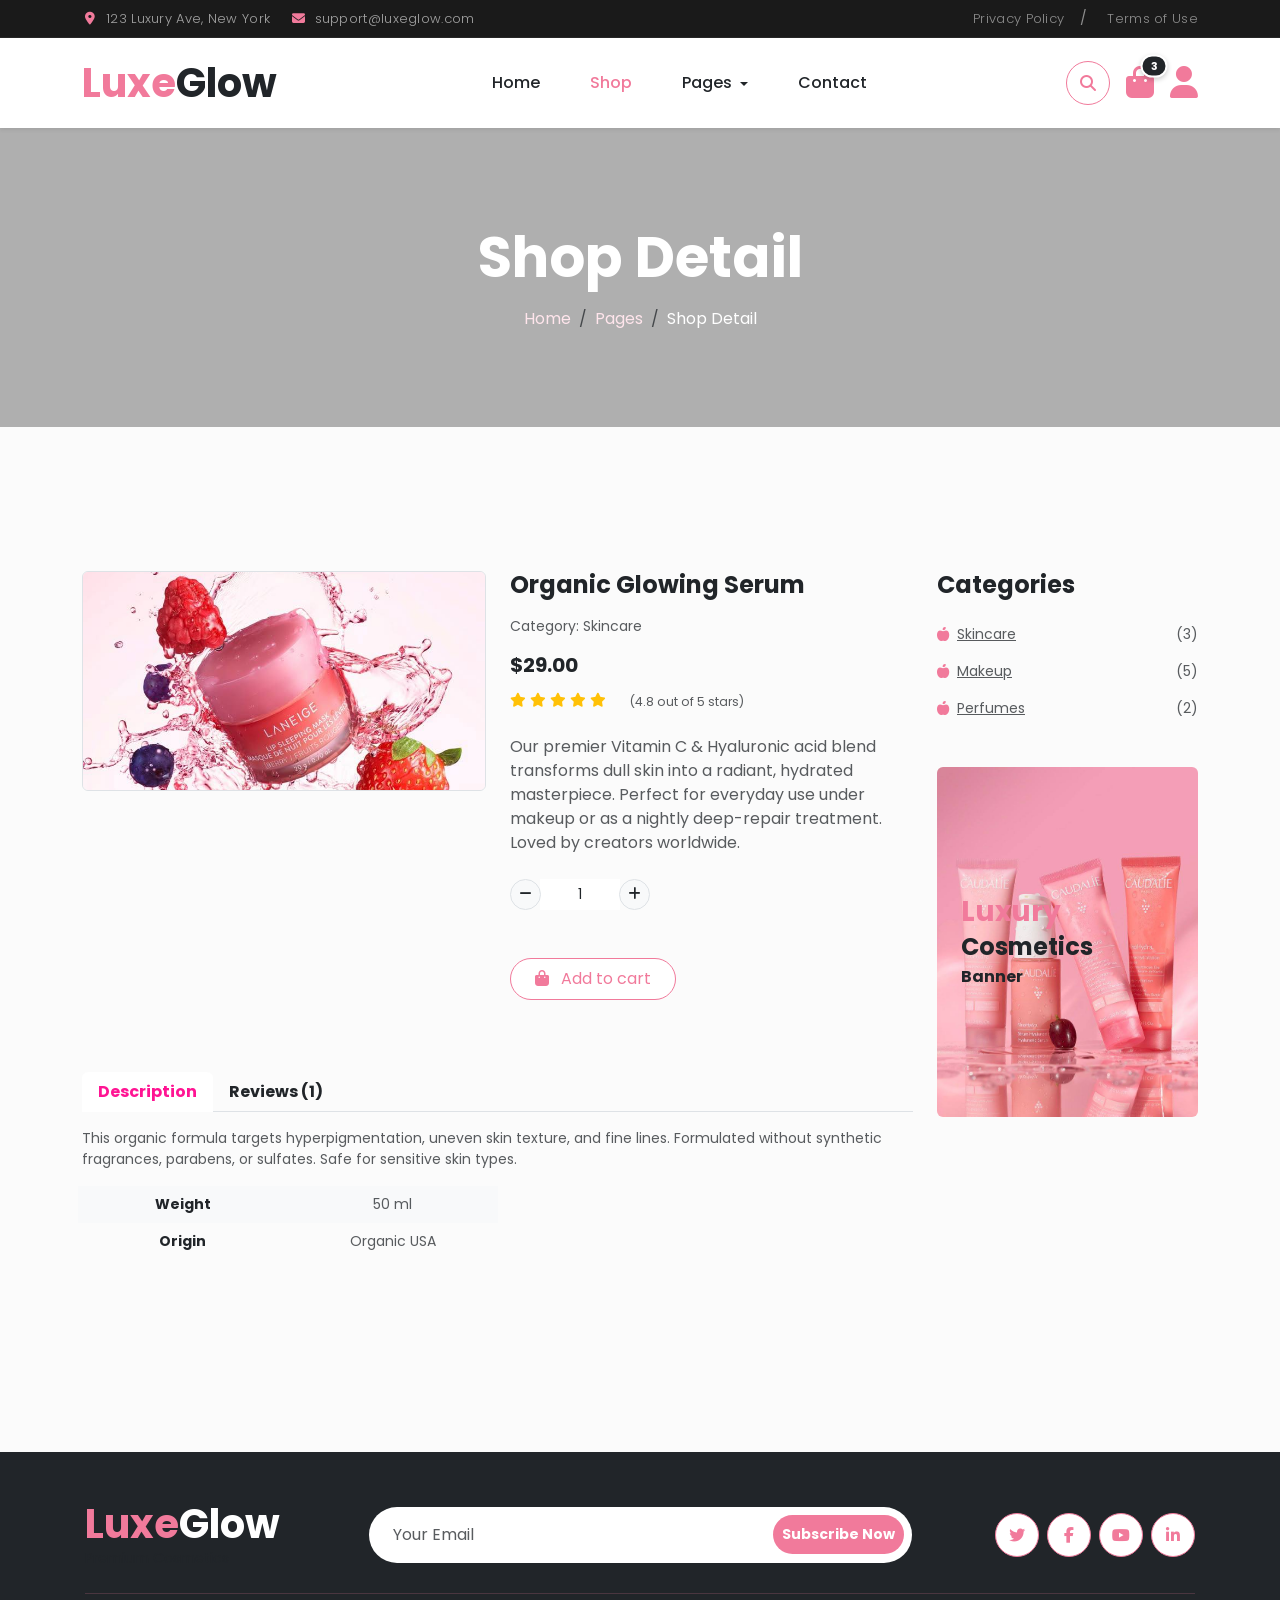
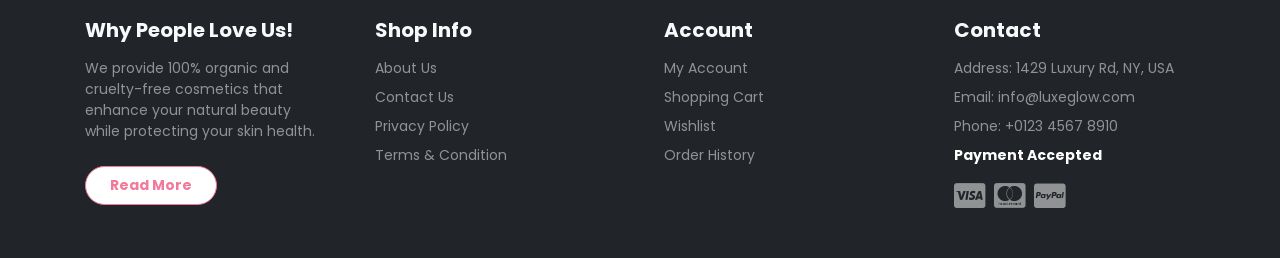
<file: shop-detail.html>
<!DOCTYPE html>
<html lang="en" dir="ltr">

<head>
    <meta charset="UTF-8">
    <meta name="viewport" content="width=device-width, initial-scale=1.0">
    <title>Shop Detail - LuxeGlow</title>

    <!-- Google Fonts -->
    <link href="https://fonts.googleapis.com/css2?family=Poppins:wght@300;400;500;600;700;800&display=swap"
        rel="stylesheet">

    <!-- Bootstrap 5.3.3 CSS -->
    <link rel="stylesheet" href="https://cdn.jsdelivr.net/npm/bootstrap@5.3.3/dist/css/bootstrap.min.css">

    <!-- Font Awesome 6.4.2 Icons -->
    <link rel="stylesheet" href="https://cdnjs.cloudflare.com/ajax/libs/font-awesome/6.4.2/css/all.min.css">

    <!-- Custom CSS -->
    <link rel="stylesheet" href="css/style.css">

     <!-- Favicon -->
<link rel="icon" type="image/png" href="img/photo_2026-06-30_09-28-29-removebg-preview.png">

</head>

<body>

    <!-- Topbar Start -->
    <div class="container-fluid topbar bg-dark d-none d-lg-block py-2">
        <div class="container">
            <div class="d-flex justify-content-between align-items-center">
                <div class="top-info text-white-50 small">
                    <span class="me-3"><i class="fas fa-map-marker-alt text-pink me-2"></i>123 Luxury Ave, New
                        York</span>
                    <span><i class="fas fa-envelope text-pink me-2"></i>support@luxeglow.com</span>
                </div>
                <div class="top-link text-white-50 small">
                    <a href="#" class="text-white-50 me-3 text-decoration-none">Privacy Policy</a>/
                    <a href="#" class="text-white-50 ms-3 text-decoration-none">Terms of Use</a>
                </div>
            </div>
        </div>
    </div>

    <!-- Navbar Start -->
    <div class="container-fluid sticky-top bg-white shadow-sm">
        <div class="container">
            <nav class="navbar navbar-expand-lg navbar-light py-3">
                <a href="index.html" class="navbar-brand">
                    <h1 class="text-pink fw-bold m-0">Luxe<span class="text-dark">Glow</span></h1>
                </a>

                <button class="navbar-toggler" type="button" data-bs-toggle="collapse" data-bs-target="#navbarCollapse">
                    <span class="fa fa-bars"></span>
                </button>

                <div class="collapse navbar-collapse" id="navbarCollapse">

                    <ul class="navbar-nav mx-auto">
                        <li class="nav-item">
                            <a href="index.html" class="nav-link">Home</a>
                        </li>
                        <li class="nav-item">
                            <a href="shop.html" class="nav-link active">Shop</a>
                        </li>
                        <li class="nav-item dropdown">
                            <a href="#" class="nav-link dropdown-toggle " data-bs-toggle="dropdown">Pages</a>
                            <div class="dropdown-menu m-0 border-0 shadow-sm">
                                <a href="cart.html" class="dropdown-item">Cart</a>
                                <a href="checkout.html" class="dropdown-item">Checkout</a>
                                <a href="testimonial.html" class="dropdown-item">Testimonial</a>
                                <a href="404.html" class="dropdown-item">404 Page</a>
                            </div>
                        </li>
                        <li class="nav-item">
                            <a href="contact.html" class="nav-link">Contact</a>
                        </li>
                    </ul>


                    <div class="d-flex align-items-center">
                        <button class="btn btn-outline-pink btn-md-square rounded-circle me-3" data-bs-toggle="modal"
                            data-bs-target="#searchModal">
                            <i class="fas fa-search text-pink"></i>
                        </button>


                        <a href="cart.html" class="position-relative me-3 text-decoration-none">
                            <i class="fas fa-shopping-bag fa-2x text-pink"></i>
                            <span
                                class="position-absolute top-0 start-100 translate-middle badge rounded-pill bg-dark text-white"
                                style="font-size: 11px; border: 2px solid #fff;">
                                3
                            </span>
                        </a>


                        <a href="#" class="text-decoration-none">
                            <i class="fas fa-user fa-2x text-pink"></i>
                        </a>
                    </div>
                </div>
            </nav>
        </div>
    </div>
    <!-- Navbar End -->



    <!-- Page Header Start  -->
    <div class="container-fluid page-header py-5 position-relative">
        <div class="container text-center py-5">
            <h1 class="text-white display-4 fw-bold mb-3">Shop Detail</h1>
            <ol class="breadcrumb justify-content-center mb-0">
                <li class="breadcrumb-item"><a href="index.html" class="text-pink-light text-decoration-none">Home</a>
                </li>
                <li class="breadcrumb-item"><a href="#" class="text-pink-light text-decoration-none">Pages</a></li>
                <li class="breadcrumb-item text-white active" aria-current="page">Shop Detail</li>
            </ol>
        </div>
    </div>
    <!-- Page Header End -->

    <div class="container-fluid py-5 mt-5">
        <div class="container py-5">
            <div class="row g-4 mb-5">
                <div class="col-lg-8 col-xl-9">
                    <div class="row g-4">
                        <div class="col-lg-6">
                            <div class="border rounded img-zoom-container" style="height: 400px; overflow: hidden;">
                                <img src="img/photo4.jpg" class="img-fluid w-100 h-100 product-img-style"
                                    style="object-fit: cover;" alt="Organic Glowing Serum">
                            </div>
                        </div>

                        <div class="col-lg-6">
                            <h4 class="fw-bold text-dark mb-3">Organic Glowing Serum</h4>
                            <p class="text-muted small mb-3">Category: Skincare</p>
                            <h5 class="fw-bold text-dark mb-3">$29.00</h5>

                            <div class="d-flex text-warning mb-4 small">
                                <i class="fa fa-star me-1"></i>
                                <i class="fa fa-star me-1"></i>
                                <i class="fa fa-star me-1"></i>
                                <i class="fa fa-star me-1"></i>
                                <i class="fa fa-star me-4"></i>
                                <span class="text-muted small">(4.8 out of 5 stars)</span>
                            </div>

                            <p class="text-muted mb-4 text-justify">
                                Our premier Vitamin C & Hyaluronic acid blend transforms dull skin into a radiant,
                                hydrated masterpiece. Perfect for everyday use under makeup or as a nightly deep-repair
                                treatment. Loved by creators worldwide.
                            </p>

                            <div class="input-group quantity mb-5" style="width: 140px;">
                                <div class="input-group-btn">
                                    <button class="btn btn-sm btn-minus rounded-circle bg-light border">
                                        <i class="fa fa-minus"></i>
                                    </button>
                                </div>
                                <input type="text" class="form-control form-control-sm text-center border-0" value="1">
                                <div class="input-group-btn">
                                    <button class="btn btn-sm btn-plus rounded-circle bg-light border">
                                        <i class="fa fa-plus"></i>
                                    </button>
                                </div>
                            </div>

                            <a href="#" class="btn btn-outline-pink rounded-pill px-4 py-2 mb-4">
                                <i class="fa fa-shopping-bag text-pink me-2"></i> Add to cart
                            </a>
                        </div>

                        <div class="col-lg-12 mt-5">
                            <nav>
                                <div class="nav nav-tabs mb-3 border-bottom-pink" role="tablist">
                                    <button class="nav-link active text-dark fw-bold border-0" id="nav-about-tab"
                                        data-bs-toggle="tab" data-bs-target="#nav-about" type="button"
                                        role="tab">Description</button>
                                    <button class="nav-link text-dark fw-bold border-0" id="nav-reviews-tab"
                                        data-bs-toggle="tab" data-bs-target="#nav-reviews" type="button"
                                        role="tab">Reviews (1)</button>
                                </div>
                            </nav>
                            <div class="tab-content mb-5">
                                <div class="tab-pane active" id="nav-about" role="tabpanel">
                                    <p class="text-muted small">This organic formula targets hyperpigmentation, uneven
                                        skin texture, and fine lines. Formulated without synthetic fragrances, parabens,
                                        or sulfates. Safe for sensitive skin types.</p>
                                    <div class="px-2">
                                        <div class="row g-4">
                                            <div class="col-6">
                                                <div
                                                    class="row bg-light align-items-center text-center justify-content-center py-2">
                                                    <div class="col-6">
                                                        <p class="mb-0 small text-dark fw-bold">Weight</p>
                                                    </div>
                                                    <div class="col-6">
                                                        <p class="mb-0 small text-muted">50 ml</p>
                                                    </div>
                                                </div>
                                                <div
                                                    class="row align-items-center text-center justify-content-center py-2">
                                                    <div class="col-6">
                                                        <p class="mb-0 small text-dark fw-bold">Origin</p>
                                                    </div>
                                                    <div class="col-6">
                                                        <p class="mb-0 small text-muted">Organic USA</p>
                                                    </div>
                                                </div>
                                            </div>
                                        </div>
                                    </div>
                                </div>
                                <div class="tab-pane" id="nav-reviews" role="tabpanel">
                                    <div class="d-flex mb-4">
                                        <img src="img/person1.jpg"
                                            class="img-fluid rounded-circle p-1 bg-white border me-3"
                                            style="width: 60px; height: 60px; object-fit: cover;" alt="">
                                        <div>
                                            <p class="mb-1 small text-muted">June 30, 2026</p>
                                            <div class="d-flex justify-content-between">
                                                <h6 class="fw-bold text-dark mb-1">Jessica Miller</h6>
                                                <div class="d-flex text-warning small ms-3">
                                                    <i class="fa fa-star"></i><i class="fa fa-star"></i><i
                                                        class="fa fa-star"></i><i class="fa fa-star"></i><i
                                                        class="fa fa-star"></i>
                                                </div>
                                            </div>
                                            <p class="text-muted small mb-0">Absolutely wonderful! My skin feels plumper
                                                and highly hydrated from day one.</p>
                                        </div>
                                    </div>
                                </div>
                            </div>
                        </div>
                    </div>
                </div>

                <div class="col-lg-4 col-xl-3">
                    <div class="row g-4 frutable-sidebar">
                        <div class="col-12">
                            <h4 class="fw-bold text-dark mb-3">Categories</h4>
                            <ul class="list-unstyled fruite-categorie">
                                <li class="d-flex justify-content-between class-link-hover py-2">
                                    <a href="#" class="text-muted small"><i
                                            class="fas fa-apple-alt me-2 text-pink"></i>Skincare</a>
                                    <span class="text-muted small">(3)</span>
                                </li>
                                <li class="d-flex justify-content-between class-link-hover py-2">
                                    <a href="#" class="text-muted small"><i
                                            class="fas fa-apple-alt me-2 text-pink"></i>Makeup</a>
                                    <span class="text-muted small">(5)</span>
                                </li>
                                <li class="d-flex justify-content-between class-link-hover py-2">
                                    <a href="#" class="text-muted small"><i
                                            class="fas fa-apple-alt me-2 text-pink"></i>Perfumes</a>
                                    <span class="text-muted small">(2)</span>
                                </li>
                            </ul>
                        </div>

                        <div class="col-12 mt-4">
                            <div class="position-relative rounded overflow-hidden" style="height: 350px;">
                                <img src="img/photo_2026-06-29_18-49-40.jpg" class="img-fluid w-100 h-100"
                                    style="object-fit: cover;" alt="">
                                <div class="position-absolute top-50 start-0 translate-middle-y ps-4 text-white">
                                    <h3 class="fw-bold text-pink mb-1">Luxury</h3>
                                    <h4 class="fw-bold text-dark mb-1">Cosmetics</h4>
                                    <p class="text-dark fw-bold mb-0">Banner</p>
                                </div>
                            </div>
                        </div>
                    </div>
                </div>
            </div>
        </div>
    </div>




    <!-- footer start-->
    <div class="container-fluid bg-dark text-white-50 footer" style="margin:0; padding:0;">
        <div class="container py-5">
            <div class="pb-4 mb-4" style="border-bottom: 1px solid rgba(241, 122, 155, 0.2);">
                <div class="row g-4 align-items-center">
                    <div class="col-lg-3">
                        <a href="index.html" class="text-decoration-none">
                            <h1 class="text-pink fw-bold mb-0">Luxe<span class="text-white">Glow</span></h1>
                            <p class="text-muted small mb-0">Premium Cosmetics</p>
                        </a>
                    </div>
                    <div class="col-lg-6">
                        <div class="position-relative mx-auto">
                            <input class="form-control border-0 w-100 py-3 ps-4 pe-5 rounded-pill" type="email"
                                placeholder="Your Email">
                            <button type="button"
                                class="btn bg-pink text-white position-absolute top-0 end-0 py-2 mt-2 me-2 rounded-pill fw-bold btn-sm">Subscribe
                                Now</button>
                        </div>
                    </div>
                    <div class="col-lg-3 text-lg-end">
                        <div class="d-flex justify-content-lg-end justify-content-center">
                            <a class="btn btn-outline-pink btn-md-square rounded-circle me-2" href=""><i
                                    class="fab fa-twitter"></i></a>
                            <a class="btn btn-outline-pink btn-md-square rounded-circle me-2" href=""><i
                                    class="fab fa-facebook-f"></i></a>
                            <a class="btn btn-outline-pink btn-md-square rounded-circle me-2" href=""><i
                                    class="fab fa-youtube"></i></a>
                            <a class="btn btn-outline-pink btn-md-square rounded-circle" href=""><i
                                    class="fab fa-linkedin-in"></i></a>
                        </div>
                    </div>
                </div>
            </div>

            <div class="row g-5">
                <div class="col-lg-3 col-md-6">
                    <div class="footer-item">
                        <h4 class="text-light mb-3 fw-bold fs-5">Why People Love Us!</h4>
                        <p class="mb-4 small">We provide 100% organic and cruelty-free cosmetics that enhance your
                            natural beauty while protecting your skin health.</p>
                        <a href="#" class="btn btn-outline-pink rounded-pill px-4 py-2 fw-bold btn-sm">Read More</a>
                    </div>
                </div>
                <div class="col-lg-3 col-md-6">
                    <div class="d-flex flex-column text-start footer-item">
                        <h4 class="text-light mb-3 fw-bold fs-5">Shop Info</h4>
                        <a class="btn-link text-white-50 text-decoration-none mb-2 small" href="">About Us</a>
                        <a class="btn-link text-white-50 text-decoration-none mb-2 small" href="">Contact Us</a>
                        <a class="btn-link text-white-50 text-decoration-none mb-2 small" href="">Privacy Policy</a>
                        <a class="btn-link text-white-50 text-decoration-none mb-2 small" href="">Terms & Condition</a>
                    </div>
                </div>
                <div class="col-lg-3 col-md-6">
                    <div class="d-flex flex-column text-start footer-item">
                        <h4 class="text-light mb-3 fw-bold fs-5">Account</h4>
                        <a class="btn-link text-white-50 text-decoration-none mb-2 small" href="">My Account</a>
                        <a class="btn-link text-white-50 text-decoration-none mb-2 small" href="">Shopping Cart</a>
                        <a class="btn-link text-white-50 text-decoration-none mb-2 small" href="">Wishlist</a>
                        <a class="btn-link text-white-50 text-decoration-none mb-2 small" href="">Order History</a>
                    </div>
                </div>
                <div class="col-lg-3 col-md-6">
                    <div class="footer-item text-start">
                        <h4 class="text-light mb-3 fw-bold fs-5">Contact</h4>
                        <p class="mb-2 small">Address: 1429 Luxury Rd, NY, USA</p>
                        <p class="mb-2 small">Email: info@luxeglow.com</p>
                        <p class="mb-2 small">Phone: +0123 4567 8910</p>
                        <p class="mb-3 small fw-bold text-white">Payment Accepted</p>
                        <div class="d-flex text-white-50 fs-3">
                            <i class="fab fa-cc-visa me-2"></i>
                            <i class="fab fa-cc-mastercard me-2"></i>
                            <i class="fab fa-cc-paypal"></i>
                        </div>
                    </div>
                </div>
            </div>
        </div>
    </div>
    <!-- Footer End -->

    <!-- Bootstrap 5 Bundle JS -->
    <script src="https://cdn.jsdelivr.net/npm/bootstrap@5.3.3/dist/js/bootstrap.bundle.min.js"></script>
</body>

</html>
</file>
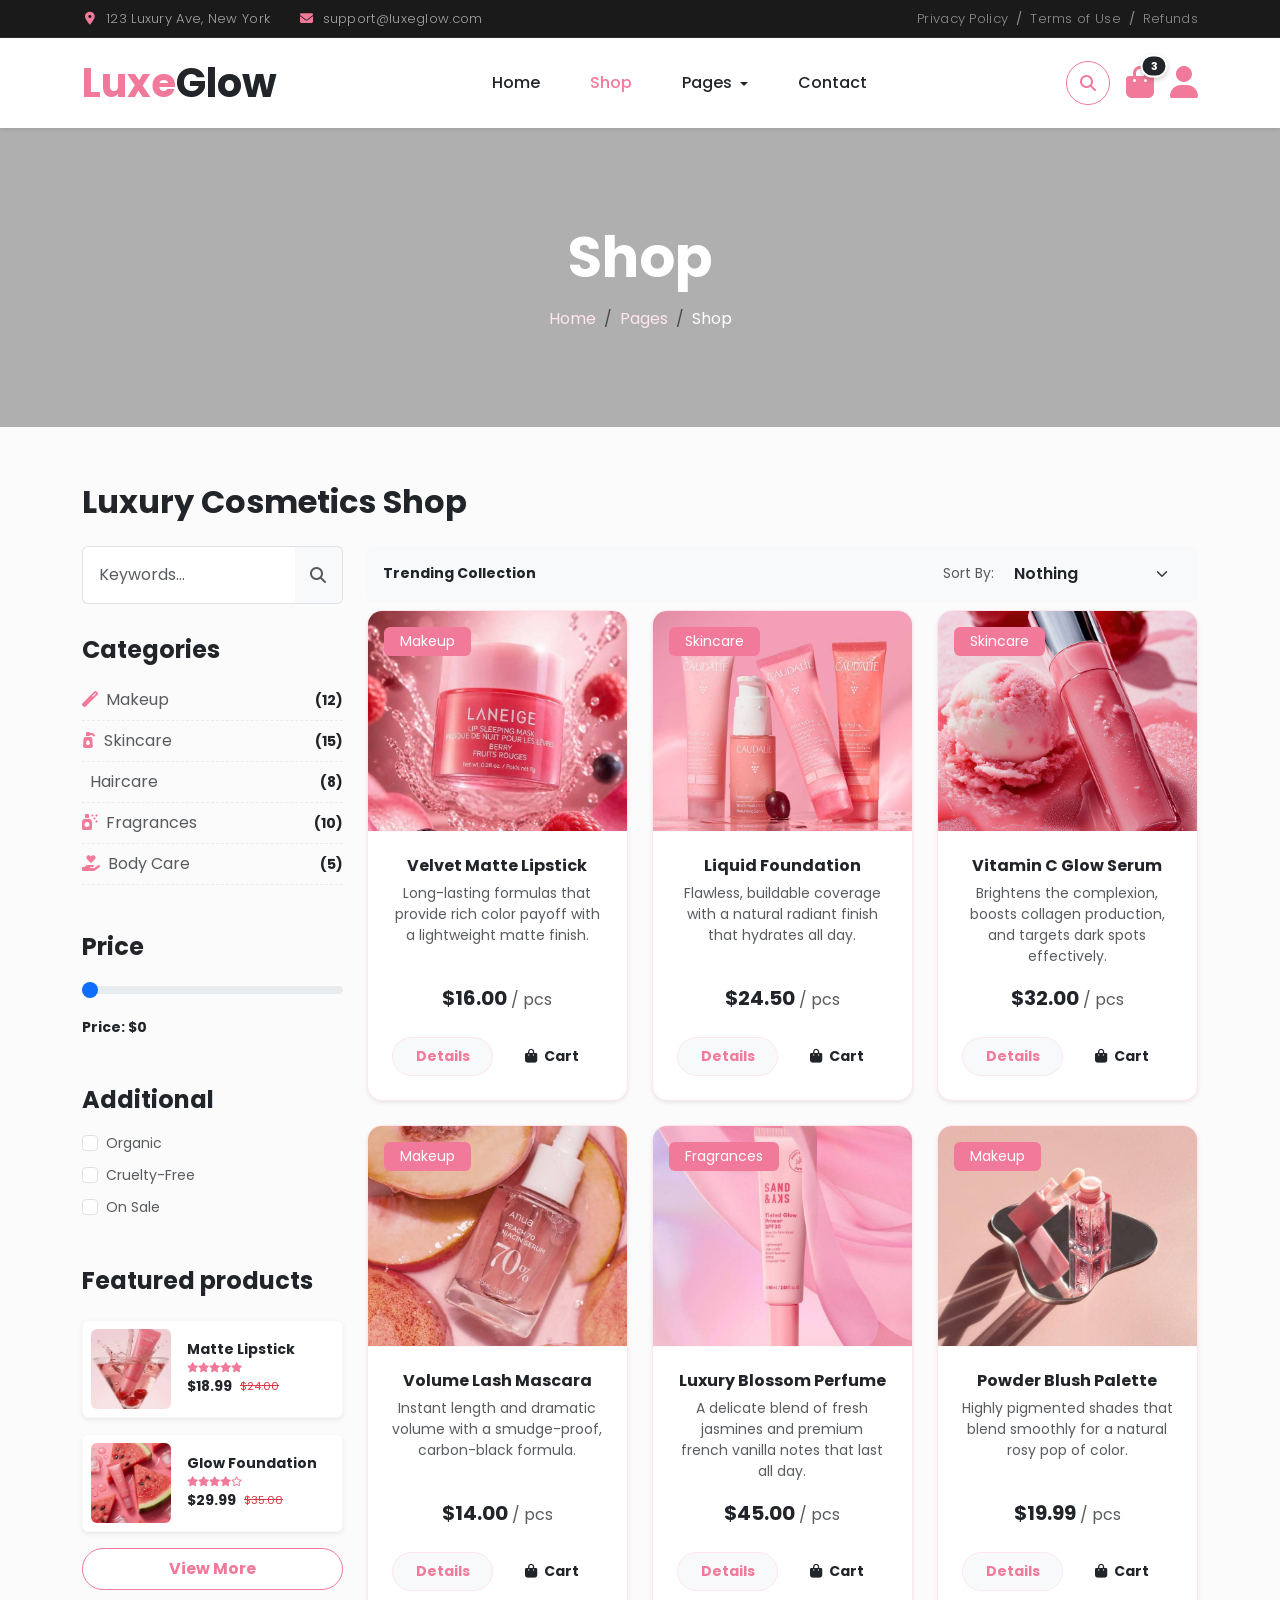
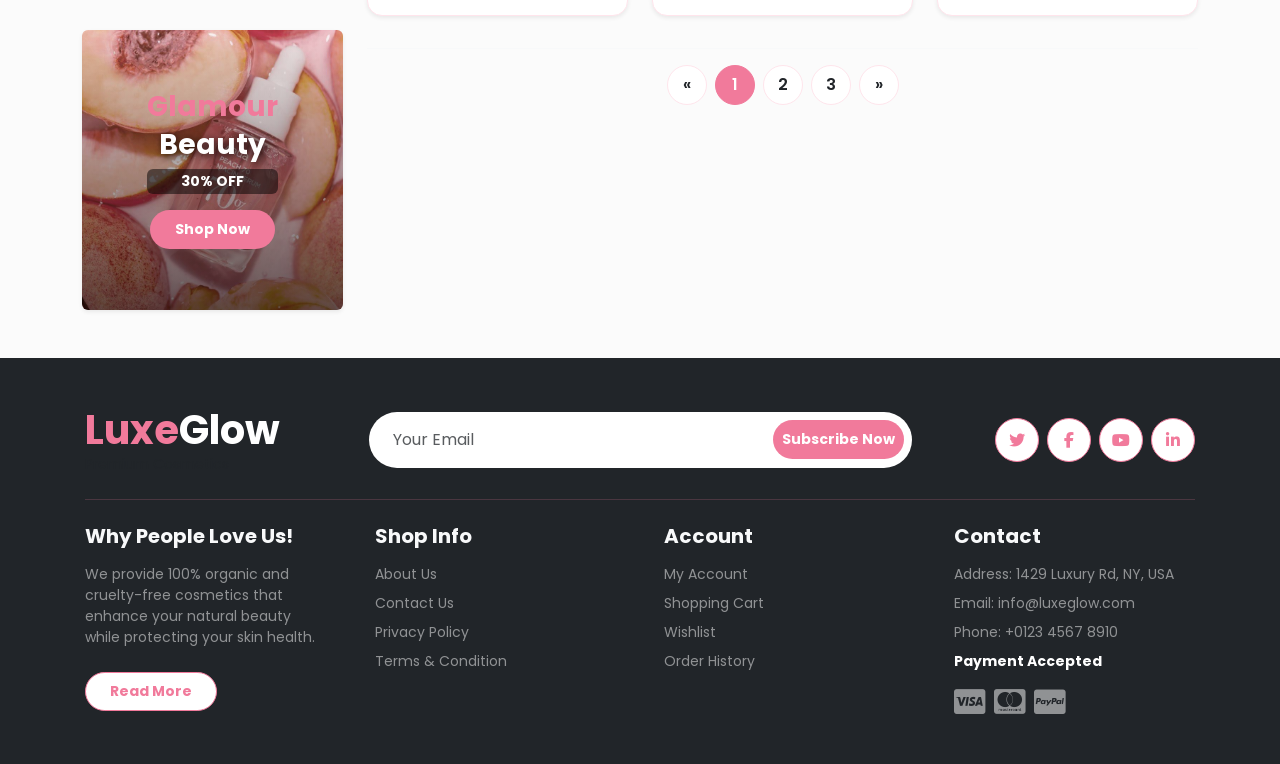
<file: shop.html>
<!DOCTYPE html>
<html lang="en" dir="ltr">

<head>
    <meta charset="UTF-8">
    <meta name="viewport" content="width=device-width, initial-scale=1.0">
    <title>LuxeGlow - Premium Cosmetics Shop</title>

    <link href="https://fonts.googleapis.com/css2?family=Poppins:wght@300;400;500;600;700;800&display=swap" rel="stylesheet">

    <link rel="stylesheet" href="https://cdn.jsdelivr.net/npm/bootstrap@5.3.3/dist/css/bootstrap.min.css">

    <link rel="stylesheet" href="https://cdnjs.cloudflare.com/ajax/libs/font-awesome/6.4.2/css/all.min.css">

    <link rel="stylesheet" href="css/style.css">

    <!-- Favicon -->
<link rel="icon" type="image/png" href="img/photo_2026-06-30_09-28-29-removebg-preview.png">
</head>

<body>

    <div class="container-fluid topbar bg-dark d-none d-lg-block px-0" id="topbar">
        <div class="container">
            <div class="row align-items-center py-2">
                <div class="col-md-8 text-start">
                    <div class="top-info text-white-50 small">
                        <span class="me-4"><i class="fas fa-map-marker-alt text-pink me-2"></i>123 Luxury Ave, New York</span>
                        <span><i class="fas fa-envelope text-pink me-2"></i>support@luxeglow.com</span>
                    </div>
                </div>
                <div class="col-md-4 text-end">
                    <div class="top-link text-white-50 small">
                        <a href="#" class="text-white-50 text-decoration-none">Privacy Policy</a>
                        <span class="text-white-50 mx-1">/</span>
                        <a href="#" class="text-white-50 text-decoration-none">Terms of Use</a>
                        <span class="text-white-50 mx-1">/</span>
                        <a href="#" class="text-white-50 text-decoration-none">Refunds</a>
                    </div>
                </div>
            </div>
        </div>
    </div>
    <div class="container-fluid sticky-top bg-white shadow-sm">
        <div class="container">
            <nav class="navbar navbar-expand-lg navbar-light py-3">
                <a href="index.html" class="navbar-brand">
                    <h1 class="text-pink fw-bold m-0">Luxe<span class="text-dark">Glow</span></h1>
                </a>
                <button class="navbar-toggler" type="button" data-bs-toggle="collapse" data-bs-target="#navbarCollapse">
                    <span class="fa fa-bars"></span>
                </button>
                <div class="collapse navbar-collapse" id="navbarCollapse">
                    <ul class="navbar-nav mx-auto">
                        <li class="nav-item"><a href="index.html" class="nav-link">Home</a></li>
                        <li class="nav-item"><a href="shop.html" class="nav-link active">Shop</a></li>
                        <li class="nav-item dropdown">
                            <a href="#" class="nav-link dropdown-toggle" data-bs-toggle="dropdown">Pages</a>
                            <div class="dropdown-menu m-0 border-0 shadow-sm">
                                <a href="cart.html" class="dropdown-item">Cart</a>
                                <a href="checkout.html" class="dropdown-item">Checkout</a>
                                <a href="testimonial.html" class="dropdown-item">Testimonial</a>
                                <a href="404.html" class="dropdown-item">404 Page</a>
                            </div>
                        </li>
                        <li class="nav-item"><a href="contact.html" class="nav-link">Contact</a></li>
                    </ul>
                    <div class="d-flex align-items-center">
                        <button class="btn btn-outline-pink btn-md-square rounded-circle me-3" data-bs-toggle="modal" data-bs-target="#searchModal">
                            <i class="fas fa-search text-pink"></i>
                        </button>
                        <a href="cart.html" class="position-relative me-3 text-decoration-none">
                            <i class="fas fa-shopping-bag fa-2x text-pink"></i>
                            <span class="position-absolute top-0 start-100 translate-middle badge rounded-pill bg-dark text-white" style="font-size: 11px; border: 2px solid #fff;">3</span>
                        </a>
                        <a href="#" class="text-decoration-none"><i class="fas fa-user fa-2x text-pink"></i></a>
                    </div>
                </div>
            </nav>
        </div>
    </div>
    <div class="container-fluid page-header py-5 position-relative mb-5">
        <div class="container text-center py-5">
            <h1 class="text-white display-4 fw-bold mb-3">Shop</h1>
            <ol class="breadcrumb justify-content-center mb-0">
                <li class="breadcrumb-item"><a href="index.html" class="text-pink-light text-decoration-none">Home</a></li>
                <li class="breadcrumb-item"><a href="#" class="text-pink-light text-decoration-none">Pages</a></li>
                <li class="breadcrumb-item text-white active" aria-current="page">Shop</li>
            </ol>
        </div>
    </div>
    <div class="container-fluid shop pt-2 pb-5 mt-5">
        <div class="container">
            <h1 class="mb-4 fw-bold text-dark fs-2">Luxury Cosmetics Shop</h1>
            <div class="row g-4">

                <div class="col-lg-3">
                    <div class="row g-4">
                        <div class="col-12">
                            <div class="input-group">
                                <input type="search" class="form-control p-3 border-end-0" placeholder="Keywords...">
                                <span class="input-group-text bg-light text-muted border-start-0 p-3"><i class="fa fa-search"></i></span>
                            </div>
                        </div>

                        <div class="col-12">
                            <div class="mb-4 mt-2">
                                <h4 class="fw-bold text-dark mb-3">Categories</h4>
                                <ul class="list-unstyled shop-categories-list">
                                    <li class="d-flex justify-content-between py-2 align-items-center">
                                        <a href="#" class="text-decoration-none text-muted"><i class="fas fa-magic text-pink me-2"></i>Makeup</a>
                                        <span class="text-dark small fw-bold">(12)</span>
                                    </li>
                                    <li class="d-flex justify-content-between py-2 align-items-center">
                                        <a href="#" class="text-decoration-none text-muted"><i class="fas fa-pump-soap text-pink me-2"></i>Skincare</a>
                                        <span class="text-dark small fw-bold">(15)</span>
                                    </li>
                                    <li class="d-flex justify-content-between py-2 align-items-center">
                                        <a href="#" class="text-decoration-none text-muted"><i class="fas fa-sparkles text-pink me-2"></i>Haircare</a>
                                        <span class="text-dark small fw-bold">(8)</span>
                                    </li>
                                    <li class="d-flex justify-content-between py-2 align-items-center">
                                        <a href="#" class="text-decoration-none text-muted"><i class="fas fa-air-freshener text-pink me-2"></i>Fragrances</a>
                                        <span class="text-dark small fw-bold">(10)</span>
                                    </li>
                                    <li class="d-flex justify-content-between py-2 align-items-center">
                                        <a href="#" class="text-decoration-none text-muted"><i class="fas fa-hand-holding-heart text-pink me-2"></i>Body Care</a>
                                        <span class="text-dark small fw-bold">(5)</span>
                                    </li>
                                </ul>
                            </div>
                        </div>
                        <div class="col-12">
                            <div class="mb-4">
                                <h4 class="fw-bold text-dark mb-3">Price</h4>
                                <input type="range" class="form-range w-100" id="rangeInput" min="0" max="500" value="0" oninput="amount.value=value">
                                <output id="amount" class="fw-bold text-dark mt-2 d-block small">Price: $0</output>
                            </div>
                        </div>

                        <div class="col-12">
                            <div class="mb-4">
                                <h4 class="fw-bold text-dark mb-3">Additional</h4>
                                <div class="form-check mb-2">
                                    <input class="form-check-input custom-checkbox" type="checkbox" id="additional-1">
                                    <label class="form-check-label text-muted small" for="additional-1">Organic</label>
                                </div>
                                <div class="form-check mb-2">
                                    <input class="form-check-input custom-checkbox" type="checkbox" id="additional-2">
                                    <label class="form-check-label text-muted small" for="additional-2">Cruelty-Free</label>
                                </div>
                                <div class="form-check mb-2">
                                    <input class="form-check-input custom-checkbox" type="checkbox" id="additional-3">
                                    <label class="form-check-label text-muted small" for="additional-3">On Sale</label>
                                </div>
                            </div>
                        </div>

                        <div class="col-12">
                            <h4 class="fw-bold mb-4 text-dark">Featured products</h4>
                            <div class="d-flex align-items-center mb-3 bg-white p-2 rounded shadow-sm border border-light">
                                <div class="rounded me-3 bg-light overflow-hidden" style="width: 80px; height: 80px; flex-shrink: 0;">
                                    <img src="img/photo_2026-06-29_18-49-52.jpg" class="img-fluid h-100 w-100" alt="Matte Lipstick" style="object-fit: cover;">
                                </div>
                                <div>
                                    <h6 class="mb-1 fw-bold text-dark small">Matte Lipstick</h6>
                                    <div class="d-flex mb-1 text-pink small" style="font-size: 10px;">
                                        <i class="fa fa-star"></i><i class="fa fa-star"></i><i class="fa fa-star"></i><i class="fa fa-star"></i><i class="fa fa-star"></i>
                                    </div>
                                    <div class="d-flex align-items-center">
                                        <span class="fw-bold me-2 text-dark small">$18.99</span>
                                        <span class="text-danger text-decoration-line-through x-small">$24.00</span>
                                    </div>
                                </div>
                            </div>

                            <div class="d-flex align-items-center mb-3 bg-white p-2 rounded shadow-sm border border-light">
                                <div class="rounded me-3 bg-light overflow-hidden" style="width: 80px; height: 80px; flex-shrink: 0;">
                                    <img src="img/photo_2026-06-29_18-49-48.jpg" class="img-fluid h-100 w-100" alt="Glow Foundation" style="object-fit: cover;">
                                </div>
                                <div>
                                    <h6 class="mb-1 fw-bold text-dark small">Glow Foundation</h6>
                                    <div class="d-flex mb-1 text-pink small" style="font-size: 10px;">
                                        <i class="fa fa-star"></i><i class="fa fa-star"></i><i class="fa fa-star"></i><i class="fa fa-star"></i><i class="far fa-star"></i>
                                        </div>
                                    <div class="d-flex align-items-center">
                                        <span class="fw-bold me-2 text-dark small">$29.99</span>
                                        <span class="text-danger text-decoration-line-through x-small">$35.00</span>
                                    </div>
                                </div>
                            </div>

                            <div class="d-flex justify-content-center my-3">
                                <a href="#" class="btn border border-pink text-pink px-4 py-2 rounded-pill w-100 text-center fw-bold btn-outline-pink small">View More</a>
                            </div>
                        </div>

                        <div class="col-12">
                            <div class="position-relative rounded overflow-hidden shadow-sm text-center sidebar-banner-img p-4" style="min-height: 280px; display: flex; flex-direction: column; justify-content: center; align-items: center;">
                                <div class="position-relative" style="z-index: 2;">
                                    <h3 class="text-pink fw-bold mb-1">Glamour</h3>
                                    <h2 class="text-white fw-bold mb-2 fs-3 shadow-text">Beauty</h2>
                                    <h4 class="text-white fw-bold mb-3 small bg-dark-overlay px-2 py-1 rounded">30% OFF</h4>
                                    <a href="#" class="btn bg-pink text-white px-4 py-2 rounded-pill fw-bold btn-sm">Shop Now</a>
                                </div>
                            </div>
                        </div>
                    </div>
                </div>
                <div class="col-lg-9">
                    <div class="row g-4">
                        <div class="col-12">
                            <div class="d-flex justify-content-between align-items-center bg-light p-3 rounded mb-2">
                                <h5 class="mb-0 text-dark fw-bold small">Trending Collection</h5>
                                <div class="d-flex align-items-center">
                                    <small class="me-2 text-muted text-nowrap">Sort By:</small>
                                    <select class="form-select border-0 bg-transparent text-dark fw-semibold shadow-none py-0 pe-4">
                                        <option value="0">Nothing</option>
                                        <option value="1">Popularity</option>
                                        <option value="2">Price: Low to High</option>
                                    </select>
                                </div>
                            </div>
                        </div>
                    </div>

                    <div class="row g-4">
                        <div class="col-md-6 col-lg-6 col-xl-4">
                            <div class="rounded position-relative border border-pink-light overflow-hidden shadow-sm bg-white product-item h-100 d-flex flex-column">
                                <div class="position-absolute text-white bg-pink px-3 py-1 rounded small m-3 top-0 start-0" style="z-index: 2;">Makeup</div>
                                <div class="p-0 text-center bg-light overflow-hidden" style="height: 220px;">
                                    <a href="shop-detail.html"><img src="img/photo_2026-06-29_18-49-44.jpg" class="img-fluid h-100 w-100 transition-all" alt="Lipstick" style="object-fit: cover;"></a>
                                </div>
                                <div class="p-4 border-top border-light d-flex flex-column flex-grow-1 text-center">
                                    <a href="shop-detail.html" class="text-decoration-none">
                                        <h5 class="text-dark fw-bold mb-2 fs-6">Velvet Matte Lipstick</h5>
                                    </a>
                                    <p class="text-muted small flex-grow-1 mb-3">Long-lasting formulas that provide rich color payoff with a lightweight matte finish.</p>
                                    <div class="text-center mb-3">
                                        <span class="text-dark fw-bold fs-5">$16.00 <span class="fs-6 text-muted fw-normal">/ pcs</span></span>
                                    </div>
                                    <div class="d-flex justify-content-center gap-2 pt-2 mt-auto">
                                        <a href="shop-detail.html" class="btn btn-sm btn-light text-pink rounded-pill px-3 py-2 fw-bold border border-pink-light w-50">Details</a>
                                        <a href="#" class="btn btn-sm btn-pink rounded-pill px-3 py-2 fw-bold w-50"><i class="fa fa-shopping-bag me-1"></i> Cart</a>
                                    </div>
                                </div>
                            </div>
                        </div>

                        <div class="col-md-6 col-lg-6 col-xl-4">
                            <div class="rounded position-relative border border-pink-light overflow-hidden shadow-sm bg-white product-item h-100 d-flex flex-column">
                                <div class="position-absolute text-white bg-pink px-3 py-1 rounded small m-3 top-0 start-0" style="z-index: 2;">Skincare</div>
                                <div class="p-0 text-center bg-light overflow-hidden" style="height: 220px;">
                                    <a href="shop-detail.html"><img src="img/photo_2026-06-29_18-49-40.jpg" class="img-fluid h-100 w-100 transition-all" alt="Foundation" style="object-fit: cover;"></a>
                                </div>
                                <div class="p-4 border-top border-light d-flex flex-column flex-grow-1 text-center">
                                    <a href="shop-detail.html" class="text-decoration-none">
                                        <h5 class="text-dark fw-bold mb-2 fs-6">Liquid Foundation</h5>
                                    </a>
                                    <p class="text-muted small flex-grow-1 mb-3">Flawless, buildable coverage with a natural radiant finish that hydrates all day.</p>
                                    <div class="text-center mb-3">
                                        <span class="text-dark fw-bold fs-5">$24.50 <span class="fs-6 text-muted fw-normal">/ pcs</span></span>
                                    </div>
                                    <div class="d-flex justify-content-center gap-2 pt-2 mt-auto">
                                        <a href="shop-detail.html" class="btn btn-sm btn-light text-pink rounded-pill px-3 py-2 fw-bold border border-pink-light w-50"> Details</a>
                                        <a href="#" class="btn btn-sm btn-pink rounded-pill px-3 py-2 fw-bold w-50"><i class="fa fa-shopping-bag me-1"></i> Cart</a>
                                    </div>
                                </div>
                            </div>
                        </div>

                        <div class="col-md-6 col-lg-6 col-xl-4">
                            <div class="rounded position-relative border border-pink-light overflow-hidden shadow-sm bg-white product-item h-100 d-flex flex-column">
                                <div class="position-absolute text-white bg-pink px-3 py-1 rounded small m-3 top-0 start-0" style="z-index: 2;">Skincare</div>
                                <div class="p-0 text-center bg-light overflow-hidden" style="height: 220px;">
                                    <a href="shop-detail.html"><img src="img/photo_2026-06-29_18-49-35.jpg" class="img-fluid h-100 w-100 transition-all" alt="Serum" style="object-fit: cover;"></a>
                                </div>
                                <div class="p-4 border-top border-light d-flex flex-column flex-grow-1 text-center">
                                    <a href="shop-detail.html" class="text-decoration-none">
                                        <h5 class="text-dark fw-bold mb-2 fs-6">Vitamin C Glow Serum</h5>
                                        </a>
                                    <p class="text-muted small flex-grow-1 mb-3">Brightens the complexion, boosts collagen production, and targets dark spots effectively.</p>
                                    <div class="text-center mb-3">
                                        <span class="text-dark fw-bold fs-5">$32.00 <span class="fs-6 text-muted fw-normal">/ pcs</span></span>
                                    </div>
                                    <div class="d-flex justify-content-center gap-2 pt-2 mt-auto">
                                        <a href="shop-detail.html" class="btn btn-sm btn-light text-pink rounded-pill px-3 py-2 fw-bold border border-pink-light w-50"> Details</a>
                                        <a href="#" class="btn btn-sm btn-pink rounded-pill px-3 py-2 fw-bold w-50"><i class="fa fa-shopping-bag me-1"></i> Cart</a>
                                    </div>
                                </div>
                            </div>
                        </div>

                        <div class="col-md-6 col-lg-6 col-xl-4">
                            <div class="rounded position-relative border border-pink-light overflow-hidden shadow-sm bg-white product-item h-100 d-flex flex-column">
                                <div class="position-absolute text-white bg-pink px-3 py-1 rounded small m-3 top-0 start-0" style="z-index: 2;">Makeup</div>
                                <div class="p-0 text-center bg-light overflow-hidden" style="height: 220px;">
                                    <a href="shop-detail.html"><img src="img/photo_2026-06-29_18-49-29.jpg" class="img-fluid h-100 w-100 transition-all" alt="Mascara" style="object-fit: cover;"></a>
                                </div>
                                <div class="p-4 border-top border-light d-flex flex-column flex-grow-1 text-center">
                                    <a href="shop-detail.html" class="text-decoration-none">
                                        <h5 class="text-dark fw-bold mb-2 fs-6">Volume Lash Mascara</h5>
                                    </a>
                                    <p class="text-muted small flex-grow-1 mb-3">Instant length and dramatic volume with a smudge-proof, carbon-black formula.</p>
                                    <div class="text-center mb-3">
                                        <span class="text-dark fw-bold fs-5">$14.00 <span class="fs-6 text-muted fw-normal">/ pcs</span></span>
                                    </div>
                                    <div class="d-flex justify-content-center gap-2 pt-2 mt-auto">
                                        <a href="shop-detail.html" class="btn btn-sm btn-light text-pink rounded-pill px-3 py-2 fw-bold border border-pink-light w-50">Details</a>
                                        <a href="#" class="btn btn-sm btn-pink rounded-pill px-3 py-2 fw-bold w-50"><i class="fa fa-shopping-bag me-1"></i> Cart</a>
                                    </div>
                                </div>
                            </div>
                        </div>

                        <div class="col-md-6 col-lg-6 col-xl-4">
                            <div class="rounded position-relative border border-pink-light overflow-hidden shadow-sm bg-white product-item h-100 d-flex flex-column">
                                <div class="position-absolute text-white bg-pink px-3 py-1 rounded small m-3 top-0 start-0" style="z-index: 2;">Fragrances</div>
                                <div class="p-0 text-center bg-light overflow-hidden" style="height: 220px;">
                                    <a href="shop-detail.html"><img src="img/photo_2026-06-29_18-49-05.jpg" class="img-fluid h-100 w-100 transition-all" alt="Perfume" style="object-fit: cover;"></a>
                                </div>
                                <div class="p-4 border-top border-light d-flex flex-column flex-grow-1 text-center">
                                    <a href="shop-detail.html" class="text-decoration-none">
                                        <h5 class="text-dark fw-bold mb-2 fs-6">Luxury Blossom Perfume</h5>
                                    </a>
                                    <p class="text-muted small flex-grow-1 mb-3">A delicate blend of fresh jasmines and premium french vanilla notes that last all day.</p>
                                    <div class="text-center mb-3">
                                        <span class="text-dark fw-bold fs-5">$45.00 <span class="fs-6 text-muted fw-normal">/ pcs</span></span>
                                    </div>
                                    <div class="d-flex justify-content-center gap-2 pt-2 mt-auto">
                                        <a href="shop-detail.html" class="btn btn-sm btn-light text-pink rounded-pill px-3 py-2 fw-bold border border-pink-light w-50"> Details</a>
                                        <a href="#" class="btn btn-sm btn-pink rounded-pill px-3 py-2 fw-bold w-50"><i class="fa fa-shopping-bag me-1"></i> Cart</a>
                                    </div>
                                </div>
                            </div>
                        </div>

                        <div class="col-md-6 col-lg-6 col-xl-4">
                            <div class="rounded position-relative border border-pink-light overflow-hidden shadow-sm bg-white product-item h-100 d-flex flex-column">
                                <div class="position-absolute text-white bg-pink px-3 py-1 rounded small m-3 top-0 start-0" style="z-index: 2;">Makeup</div>
                                <div class="p-0 text-center bg-light overflow-hidden" style="height: 220px;">
                                    <a href="shop-detail.html"><img src="img/photo_2026-06-29_18-48-18.jpg" class="img-fluid h-100 w-100 transition-all" alt="Blush" style="object-fit: cover;"></a>
                                </div>
                                <div class="p-4 border-top border-light d-flex flex-column flex-grow-1 text-center">
                                    <a href="shop-detail.html" class="text-decoration-none">
                                        <h5 class="text-dark fw-bold mb-2 fs-6">Powder Blush Palette</h5>
                                    </a>
                                    <p class="text-muted small flex-grow-1 mb-3">Highly pigmented shades that blend smoothly for a natural rosy pop of color.</p>
                                    <div class="text-center mb-3">
                                        <span class="text-dark fw-bold fs-5">$19.99 <span class="fs-6 text-muted fw-normal">/ pcs</span></span>
                                    </div>
                                    <div class="d-flex justify-content-center gap-2 pt-2 mt-auto">
                                        <a href="shop-detail.html" class="btn btn-sm btn-light text-pink rounded-pill px-3 py-2 fw-bold border border-pink-light w-50"> Details</a>
                                        <a href="#" class="btn btn-sm btn-pink rounded-pill px-3 py-2 fw-bold w-50"><i class="fa fa-shopping-bag me-1"></i> Cart</a>
                                    </div>
                                </div>
                            </div>
                        </div>
                    </div> <div class="row g-4 mt-2">
                        <div class="col-12">
                            <div class="d-flex justify-content-center align-items-center gap-2 py-3 border-top border-light">
                                <a href="#" class="rounded-circle d-flex align-items-center justify-content-center text-decoration-none" style="width:40px; height:40px; border:1px solid #ffe5ec; background:#fff; color:#212529; font-weight:600; transition:0.3s;">&laquo;</a>
                                <a href="#" class="active rounded-circle d-flex align-items-center justify-content-center text-decoration-none" style="width:40px; height:40px; border:1px solid #f17a9b; background:#f17a9b; color:#fff; font-weight:600; transition:0.3s;">1</a>
                                <a href="#" class="rounded-circle d-flex align-items-center justify-content-center text-decoration-none" style="width:40px; height:40px; border:1px solid #ffe5ec; background:#fff; color:#212529; font-weight:600; transition:0.3s;">2</a>
                                <a href="#" class="rounded-circle d-flex align-items-center justify-content-center text-decoration-none" style="width:40px; height:40px; border:1px solid #ffe5ec; background:#fff; color:#212529; font-weight:600; transition:0.3s;">3</a>
                                <a href="#" class="rounded-circle d-flex align-items-center justify-content-center text-decoration-none" style="width:40px; height:40px; border:1px solid #ffe5ec; background:#fff; color:#212529; font-weight:600; transition:0.3s;">&raquo;</a>
                            </div>
                        </div>
                    </div>
                    </div>
                </div>
        </div>
    </div>
    <div class="container-fluid bg-dark text-white-50 footer" style="margin:0; padding:0;">
        <div class="container py-5">
            <div class="pb-4 mb-4" style="border-bottom: 1px solid rgba(241, 122, 155, 0.2);">
                <div class="row g-4 align-items-center">
                    <div class="col-lg-3">
                        <a href="index.html" class="text-decoration-none">
                            <h1 class="text-pink fw-bold mb-0">Luxe<span class="text-white">Glow</span></h1>
                            <p class="text-muted small mb-0">Premium Cosmetics</p>
                        </a>
                    </div>
                    <div class="col-lg-6">
                        <div class="position-relative mx-auto">
                            <input class="form-control border-0 w-100 py-3 ps-4 pe-5 rounded-pill" type="email" placeholder="Your Email">
                            <button type="button" class="btn bg-pink text-white position-absolute top-0 end-0 py-2 mt-2 me-2 rounded-pill fw-bold btn-sm">Subscribe Now</button>
                        </div>
                    </div>
                    <div class="col-lg-3 text-lg-end">
                        <div class="d-flex justify-content-lg-end justify-content-center">
                            <a class="btn btn-outline-pink btn-md-square rounded-circle me-2" href=""><i class="fab fa-twitter"></i></a>
                            <a class="btn btn-outline-pink btn-md-square rounded-circle me-2" href=""><i class="fab fa-facebook-f"></i></a>
                            <a class="btn btn-outline-pink btn-md-square rounded-circle me-2" href=""><i class="fab fa-youtube"></i></a>
                            <a class="btn btn-outline-pink btn-md-square rounded-circle" href=""><i class="fab fa-linkedin-in"></i></a>
                        </div>
                    </div>
                </div>
            </div>

            <div class="row g-5">
                <div class="col-lg-3 col-md-6">
                    <div class="footer-item">
                        <h4 class="text-light mb-3 fw-bold fs-5">Why People Love Us!</h4>
                        <p class="mb-4 small">We provide 100% organic and cruelty-free cosmetics that enhance your natural beauty while protecting your skin health.</p>
                        <a href="#" class="btn btn-outline-pink rounded-pill px-4 py-2 fw-bold btn-sm">Read More</a>
                    </div>
                </div>
                <div class="col-lg-3 col-md-6">
                    <div class="d-flex flex-column text-start footer-item">
                        <h4 class="text-light mb-3 fw-bold fs-5">Shop Info</h4>
                        <a class="btn-link text-white-50 text-decoration-none mb-2 small" href="">About Us</a>
                        <a class="btn-link text-white-50 text-decoration-none mb-2 small" href="">Contact Us</a>
                        <a class="btn-link text-white-50 text-decoration-none mb-2 small" href="">Privacy Policy</a>
                        <a class="btn-link text-white-50 text-decoration-none mb-2 small" href="">Terms & Condition</a>
                    </div>
                </div>
                <div class="col-lg-3 col-md-6">
                    <div class="d-flex flex-column text-start footer-item">
                        <h4 class="text-light mb-3 fw-bold fs-5">Account</h4>
                        <a class="btn-link text-white-50 text-decoration-none mb-2 small" href="">My Account</a>
                        <a class="btn-link text-white-50 text-decoration-none mb-2 small" href="">Shopping Cart</a>
                        <a class="btn-link text-white-50 text-decoration-none mb-2 small" href="">Wishlist</a>
                        <a class="btn-link text-white-50 text-decoration-none mb-2 small" href="">Order History</a>
                    </div>
                </div>
                <div class="col-lg-3 col-md-6">
                    <div class="footer-item text-start">
                        <h4 class="text-light mb-3 fw-bold fs-5">Contact</h4>
                        <p class="mb-2 small">Address: 1429 Luxury Rd, NY, USA</p>
                        <p class="mb-2 small">Email: info@luxeglow.com</p>
                        <p class="mb-2 small">Phone: +0123 4567 8910</p>
                        <p class="mb-3 small fw-bold text-white">Payment Accepted</p>
                        <div class="d-flex text-white-50 fs-3">
                            <i class="fab fa-cc-visa me-2"></i>
                            <i class="fab fa-cc-mastercard me-2"></i>
                            <i class="fab fa-cc-paypal"></i>
                        </div>
                    </div>
                </div>
            </div>
        </div>
    </div>
    <script src="https://cdn.jsdelivr.net/npm/bootstrap@5.3.3/dist/js/bootstrap.bundle.min.js"></script>
</body>

</html>
</file>
<file: css/style.css>
/* Custom Global Setup */
:root {
    --pink-color: #f17a9b;
    --dark-color: #212529;
}

body {
    font-family: 'Poppins', sans-serif;
    background-color: #fbfbfb;
}

.text-pink { color: var(--pink-color) !important; }
.bg-pink { background-color: var(--pink-color) !important; }

.btn-outline-pink {
    color: var(--pink-color);
    border-color: #ffe5ec;
    background-color: #fff;
}
.btn-outline-pink:hover {
    background-color: var(--pink-color);
    color: white !important;
    border-color: var(--pink-color);
}
.btn-outline-pink i {
    color: var(--pink-color);
}
.btn-outline-pink:hover i {
    color: white !important;
}

.btn-md-square {
    width: 44px; height: 44px;
    display: flex; align-items: center; justify-content: center;
}

/* Navbar */
.navbar-light .navbar-nav .nav-link {
    font-weight: 500;
    color: var(--dark-color);
    padding: 10px 15px;
}
.navbar-light .navbar-nav .nav-link.active,
.navbar-light .navbar-nav .nav-link:hover {
    color: var(--pink-color) !important;
}

/* Page Header Dark/Muted Image Overlay */
.page-header.overlay-dark {
    background: linear-gradient(rgba(0, 0, 0, 0.3), rgba(0, 0, 0, 0.3)), 
                url('https://images.unsplash.com/photo-1596462502278-27bfdc403348?auto=format&fit=crop&w=1200&q=80');
    background-position: center;
    background-size: cover;
    background-repeat: no-repeat;
}
.text-header-z {
    z-index: 5;
}

/* Sidebar Offer Banner Image Background */
.sidebar-banner-img {
    background: linear-gradient(rgba(255, 255, 255, 0.1), rgba(0, 0, 0, 0.6)), 
                url('../img/photo_2026-06-29_18-53-35.jpg');
    background-size: cover;
    background-position: center;
}
.shadow-text {
    text-shadow: 2px 2px 8px rgba(0, 0, 0, 0.8);
}
.bg-dark-overlay {
    background-color: rgba(0, 0, 0, 0.5);
}

/* Categories List */
.shop-categories-list li {
    border-bottom: 1px dashed #e9ecef;
    transition: 0.3s;
}
.shop-categories-list li:hover a {
    color: var(--pink-color) !important;
    padding-left: 5px;
}

/* Custom Checkbox */
.custom-checkbox:checked {
    background-color: var(--pink-color);
    border-color: var(--pink-color);
}

/* Product Cards Grid Match */
.product-item {
    transition: all 0.3s ease;
    border-radius: 15px !important;
}
.product-item:hover {
    transform: translateY(-5px);
    box-shadow: 0 15px 30px rgba(0,0,0,0.08) !important;
}
.product-item img {
    transition: all 0.3s ease;
}
.product-item:hover img {
    transform: scale(1.04);
}

/* Pagination Custom Styles */
.pagination-wrapper a {
    width: 40px; height: 40px;
    border: 1px solid #ffe5ec;
    background-color: #fff;
    color: var(--dark-color);
    font-weight: 600;
    transition: 0.3s;
}
.pagination-wrapper a.active,
.pagination-wrapper a:hover {
    background-color: var(--pink-color);
    color: white !important;
    border-color: var(--pink-color);
}

/* Footer Links Animation */
.footer .btn-link {
    transition: 0.3s;
}
.footer .btn-link:hover {
    color: var(--pink-color) !important;
    padding-left: 5px;
}

/* Helper Font Size Classes */
.x-small { font-size: 11px; }

/* Pagination Styles */
.pagination-wrapper a {
    width: 40px;
    height: 40px;
    border: 1px solid #ffe5ec;
    background-color: #fff;
    color: #212529;
    font-weight: 600;
    transition: 0.3s;
    display: flex;
    align-items: center;
    justify-content: center;
    border-radius: 50%;
    text-decoration: none;
}
.pagination-wrapper a.active,
.pagination-wrapper a:hover {
    background-color: #f17a9b;
    color: #fff !important;
    border-color: #f17a9b;
}

/* Footer Fix */
.footer {
    margin: 0 !important;
    padding: 0 !important;
}

.footer .container {
    padding-left: 15px !important;
    padding-right: 15px !important;
}

/* Navbar */
.navbar-light .navbar-nav .nav-link {
    font-weight: 500;
    color: var(--dark-color);
    padding: 10px 20px;
    transition: 0.3s;
}

.navbar-light .navbar-nav .nav-link.active,
.navbar-light .navbar-nav .nav-link:hover {
    color: var(--pink-color) !important;
}


.navbar-nav.mx-auto {
    gap: 10px; 
}


.navbar .fa-search,
.navbar .fa-shopping-bag,
.navbar .fa-user {
    color: var(--pink-color) !important;
    transition: 0.3s;
}


.navbar .fa-search:hover,
.navbar .fa-shopping-bag:hover,
.navbar .fa-user:hover {
    color: #d45a7a !important; 
}


.btn-outline-pink {
    color: var(--pink-color);
    border-color: #ffe5ec;
    background-color: #fff;
    transition: 0.3s;
}

.btn-outline-pink:hover {
    background-color: var(--pink-color);
    color: white !important;
    border-color: var(--pink-color);
}

.btn-outline-pink i {
    color: var(--pink-color);
}

.btn-outline-pink:hover i {
    color: white !important;
}


.badge.bg-dark {
    background-color: #212529 !important;
    color: #fff !important;
    font-size: 11px;
    padding: 4px 8px;
    border: 2px solid #fff;
    box-shadow: 0 2px 5px rgba(0,0,0,0.2);
}


@media (max-width: 991.98px) {
    .navbar-nav.mx-auto {
        text-align: center;
        gap: 5px;
    }
    
    .d-flex.align-items-center {
        justify-content: center;
        margin-top: 10px;
    }
}


.dropdown-menu {
    border-radius: 10px !important;
    padding: 10px 0;
}

.dropdown-item {
    padding: 8px 25px;
    transition: 0.3s;
    color: var(--dark-color);
}

.dropdown-item:hover {
    background-color: #fce4ec !important;
    color: var(--pink-color) !important;
}

.dropdown-toggle::after {
    margin-left: 8px;
    vertical-align: middle;
}

.topbar {
    background-color: #1a1a1a !important;
    border-bottom: 1px solid rgba(255, 255, 255, 0.06);
    position: sticky;
    top: 0;
    z-index: 1060;
    width: 100%;
    transition: transform 0.4s ease;
}


.topbar.hidden {
    transform: translateY(-100%);
}


.topbar .fa-map-marker-alt,
.topbar .fa-envelope {
    color: #f17a9b !important;
    font-size: 13px;
    width: 16px;
    text-align: center;
    transition: 0.3s;
}

.topbar .fa-map-marker-alt:hover,
.topbar .fa-envelope:hover {
    color: #d45a7a !important;
    transform: scale(1.1);
}

.topbar .top-info {
    color: rgba(255, 255, 255, 0.6) !important;
    font-size: 13px;
    font-weight: 300;
    letter-spacing: 0.3px;
}


.topbar .top-link a {
    color: rgba(255, 255, 255, 0.5) !important;
    font-size: 13px;
    font-weight: 300;
    transition: 0.3s;
    text-decoration: none;
    letter-spacing: 0.3px;
}

.topbar .top-link a:hover {
    color: #f17a9b !important;
}


.topbar .top-link span {
    color: rgba(255, 255, 255, 0.2);
    font-size: 13px;
}

.navbar.sticky-top {
    position: sticky !important;
    top: 0;
    z-index: 1050 !important;
}


#topbar {
    position: sticky;
    top: 0;
    z-index: 1060;
}

/* Core Global Settings */
.text-pink { color: #f17a9b !important; }
.bg-pink { background-color: #f17a9b !important; }
.border-pink-light { border-color: #ffe5ec !important; }
.w-90 { width: 90% !important; }
.btn-square { width: 44px; height: 44px; display: flex; align-items: center; justify-content: center; }

/* Hero Slider Background Elements */
.hero-header {
    background: linear-gradient(rgba(255, 241, 245, 0.6), rgba(255, 241, 245, 0.6)), 
                url('https://images.unsplash.com/photo-1596462502278-27bfdc403348?auto=format&fit=crop&w=600&q=80');
    background-size: cover;
    background-position: center;
}
.bg-img-hero { height: 340px; object-fit: cover; }
.bg-pink-blur { background-color: rgba(241, 122, 155, 0.85); backdrop-filter: blur(4px); }


/* Big Single Banner Mock Price Badge */
.single-banner-wrap { border-radius: 20px; }
.img-big-banner-mock { max-height: 380px; width: 100%; object-fit: cover; border-radius: 15px; }
.badge-price-circle {
    width: 140px; height: 140px;
    top: -30px; right: 20px;
    border: 6px solid #f17a9b;
    box-shadow: 0 10px 25px rgba(0,0,0,0.15);
    z-index: 10;
}

/* Custom Owl Carousel Navigation Elements */
.owl-nav {
    position: absolute;
    top: -70px; right: 10px;
    display: flex;
}
.owl-nav button {
    width: 44px; height: 44px;
    background: #fff !important;
    color: #212529 !important;
    border: 1px solid #ffe5ec !important;
    border-radius: 50%;
    margin-left: 10px;
    display: flex; align-items: center; justify-content: center;
    transition: 0.3s;
}
.owl-nav button:hover {
    background: #f17a9b !important;
    color: #fff !important;
    border-color: #f17a9b !important;
}
.owl-dots { text-align: center; margin-top: 20px; }
.owl-dots .owl-dot span { background: #ffe5ec !important; width: 12px; height: 12px; }
.owl-dots .owl-dot.active span { background: #f17a9b !important; width: 30px; }

/* Page Header Background with LuxeGlow Theme */
.page-header {
   background: linear-gradient(rgba(0, 0, 0, 0.3), rgba(0, 0, 0, 0.3)), 
                url('https://images.unsplash.com/photo-1596462502278-27bfdc403348?auto=format&fit=crop&w=1200&q=80');
    background-size: cover;
    background-position: center;
}
.text-pink-light { color: #ffe5ec !important; }
.border-pink { border-color: #f17a9b !important; }

/* Contact Form Enhancements */
.form-control:focus {
    border-color: #f17a9b !important;
    box-shadow: 0 0 0 0.25rem rgba(241, 122, 155, 0.25) !important;
}
.btn-outline-pink {
    border: 1px solid #f17a9b !important;
}
.btn-outline-pink:hover {
    background-color: #f17a9b !important;
    color: #fff !important;
}
.transition-3s { transition: all 0.3s ease; }

/* Custom 404 Button Styling */
.btn-outline-pink {
    border-color: #ffe5ec !important; 
    color: #45595b !important;
}

.btn-outline-pink:hover {
    background-color: #f17a9b !important; 
    border-color: #f17a9b !important;
    color: #fff !important;
}
/* Testimonial Elements */
.text-gold { color: #ffbb00 !important; }
.border-pink-light { border-color: #ffe5ec !important; }

/* Customizing Owl Carousel Nav Buttons */
.testimonial .owl-nav {
    position: absolute;
    top: -115px;
    right: 0;
    display: flex;
}
.testimonial .owl-nav .owl-prev,
.testimonial .owl-nav .owl-next {
    width: 45px;
    height: 45px;
    line-height: 45px;
    border-radius: 50%;
    border: 1px solid #ffe5ec !important;
    background: #fff !important;
    color: #f17a9b !important;
    font-size: 16px;
    display: flex;
    align-items: center;
    justify-content: center;
    transition: 0.3s;
    margin-left: 15px;
}
.testimonial .owl-nav .owl-prev:hover,
.testimonial .owl-nav .owl-next:hover {
    background: #f17a9b !important;
    color: #fff !important;
}

/* Coupon Section Refactoring */
.custom-coupon-input {
    border-bottom: 1px solid #ddd !important;
}
.custom-coupon-input:focus {
    outline: none;
    box-shadow: none;
    border-bottom-color: #f17a9b !important;
}
.btn-coupon-apply {
    border: 1px solid #f17a9b !important; 
    color: #f17a9b !important;
    background: transparent;
}
.btn-coupon-apply:hover {
    background-color: #f17a9b !important;
    color: #fff !important;
}

/* Checkout Form & Custom Table Style Rules */
.border-light-custom {
    border: 1px solid #e9ecef !important;
}
.border-light-custom:focus {
    border-color: #f17a9b !important;
    box-shadow: 0 0 0 0.25rem rgba(241, 122, 155, 0.15) !important;
}
.border-bottom-light-custom {
    border-bottom: 1px solid #dee2e6 !important;
}

/* Checkbox & Radio Style Alignment */
.border-pink-custom:checked {
    background-color: #f17a9b !important;
    border-color: #f17a9b !important;
}
.border-pink-custom:focus {
    box-shadow: 0 0 0 0.25rem rgba(241, 122, 155, 0.2) !important;
}

/* Custom Text and Button Styling */
.xx-small {
    font-size: 12px;
}
.text-gold-important {
    color: #dfb15b !important;
    border-color: #ffe5ec !important;
}
.text-gold-important:hover {
    background-color: #dfb15b !important;
    border-color: #dfb15b !important;
    color: #fff !important;
}
    
        .text-pink {
            color: #f17a9b !important;
        }
        .text-pink-light {
            color: #ffe5ec !important;
        }
        .btn-outline-pink {
            border-color: #f17a9b !important;
            color: #f17a9b !important;
        }
        .btn-outline-pink:hover {
            background-color: #f17a9b !important;
            color: #ffffff !important;
        }
        
        /* استایل فیلدهای ورودی فرم */
        .border-light-custom {
            border: 1px solid #ced4da !important;
            border-radius: 6px !important;
        }
        .border-light-custom:focus {
            border-color: #f17a9b !important;
            box-shadow: 0 0 0 0.25rem rgba(241, 122, 155, 0.15) !important;
            outline: 0;
        }

   
        .style-page-radio {
            border: 1px solid #ced4da !important;
            background-color: #fff;
            width: 1.1em;
            height: 1.1em;
            margin-top: 0.2em;
            cursor: pointer;
        }
        .style-page-radio:checked {
            background-color: #f17a9b !important;
            border-color: #f17a9b !important;
            background-image: url("data:image/svg+xml,%3csvg xmlns='http://www.w3.org/2000/svg' viewBox='0 0 20 20'%3e%3ccircle cx='10' cy='10' r='4' fill='%23fff'/%3e%3c/svg%3e") !important;
        }
        .style-page-radio:focus {
            box-shadow: 0 0 0 0.25rem rgba(241, 122, 155, 0.2) !important;
        }

        .style-page-checkbox {
            border: 1px solid #ced4da !important;
            width: 1.1em;
            height: 1.1em;
            cursor: pointer;
        }
        .style-page-checkbox:checked {
            background-color: #f17a9b !important;
            border-color: #f17a9b !important;
        }

    
        .table-align-middle td, .table-align-middle th {
            vertical-align: middle !important;
        }
        .table-custom-color {
            color: #45595b !important;
        }
        
       
        .btn-checkout-final {
            background-color: #ffffff !important;
            border: 2px solid #ffe5ec !important;
            color: #45595b !important;
            font-size: 14px;
            font-weight: 700;
            letter-spacing: 1px;
            padding: 16px;
            border-radius: 50px;
            transition: all 0.3s ease;
        }
        .btn-checkout-final:hover {
            background-color: #f17a9b !important;
            border-color: #f17a9b !important;
            color: #ffffff !important;
            box-shadow: 0 4px 12px rgba(241, 122, 155, 0.2);
        }
    

.featurs-item {
    transition: all 0.3s ease;
    border: 1px solid transparent;
}

.featurs-item:hover {
    box-shadow: 0 10px 30px rgba(0, 0, 0, 0.05) !important;
}


.featurs-item .featurs-icon {
    position: relative;
    width: 120px;
    height: 120px;
    background-color: var(--pink-color) !important;
    border-radius: 50%;
    display: flex;
    align-items: center;
    justify-content: center;
    transition: all 0.4s ease;
}


.featurs-item:hover .featurs-icon {
    background-color: #f1507e!important; 
}


.featurs-item .featurs-icon i {
    font-size: 45px !important;
    color: #ffffff !important;
    line-height: 1;
}

.custom-nav-pills .nav-link {
    background-color: #f4f6f8 !important;
    color: #45595b !important;
    transition: all 0.3s ease;
    border-radius: 50px !important;
}


.custom-nav-pills .nav-link.active, 
.custom-nav-pills .nav-link:hover {
    background-color: #d6a03c !important; 
    color: #ffffff !important;
}

.img-zoom-container {
    position: relative;
    overflow: hidden;
    border-radius: 15px 15px 0 0;
}

.custom-cart-btn {
    border: 1px solid #ffe5ec !important;
    color: #f17a9b !important;
    background-color: #ffffff;
    transition: all 0.3s ease;
}

.custom-cart-btn:hover {
    background-color: #f17a9b !important;
    border-color: #f17a9b !important;
    color: #ffffff !important;
}

.custom-cart-btn i {
    color: #f17a9b;
}

.custom-cart-btn:hover i {
    color: #ffffff !important;
}


.bg-img-hero {
    width: 100% !important;
    height: 450px !important;    
    object-fit: cover !important;
    object-position: center;
}


 .img-big-banner-mock {
    width: 100% !important;
    height: 100% !important;
    object-fit: cover !important;
}


.img-zoom-container {
    height: 220px !important;    
    overflow: hidden !important; 
    width: 100% !important;
}

.product-img-style {
    width: 100% !important;
    height: 100% !important;    
    object-fit: cover !important;
    object-position: center !important;
    display: block !important;
}



.custom-service-card {
    height: 300px !important;   
    position: relative !important;
    overflow: hidden !important;
    width: 100%;
    border: none !important;   
}


.custom-service-card .product-img-style {
    width: 100% !important;
    height: 100% !important;
    object-fit: cover !important; 
    object-position: center !important;
    display: block !important;
    transition: transform 0.5s ease;
}

.custom-service-card:hover .product-img-style {
    transform: scale(1.06);
}


.custom-service-content {
    z-index: 5 !important;
    width: 85% !important;
}

.nav-tabs .nav-link.active {
   
    color: #ff1493 !important;
}
.fruite-categorie li a:hover {
    color: #ff1493 !important;
    transition: 0.3s ease;
}
</file>
